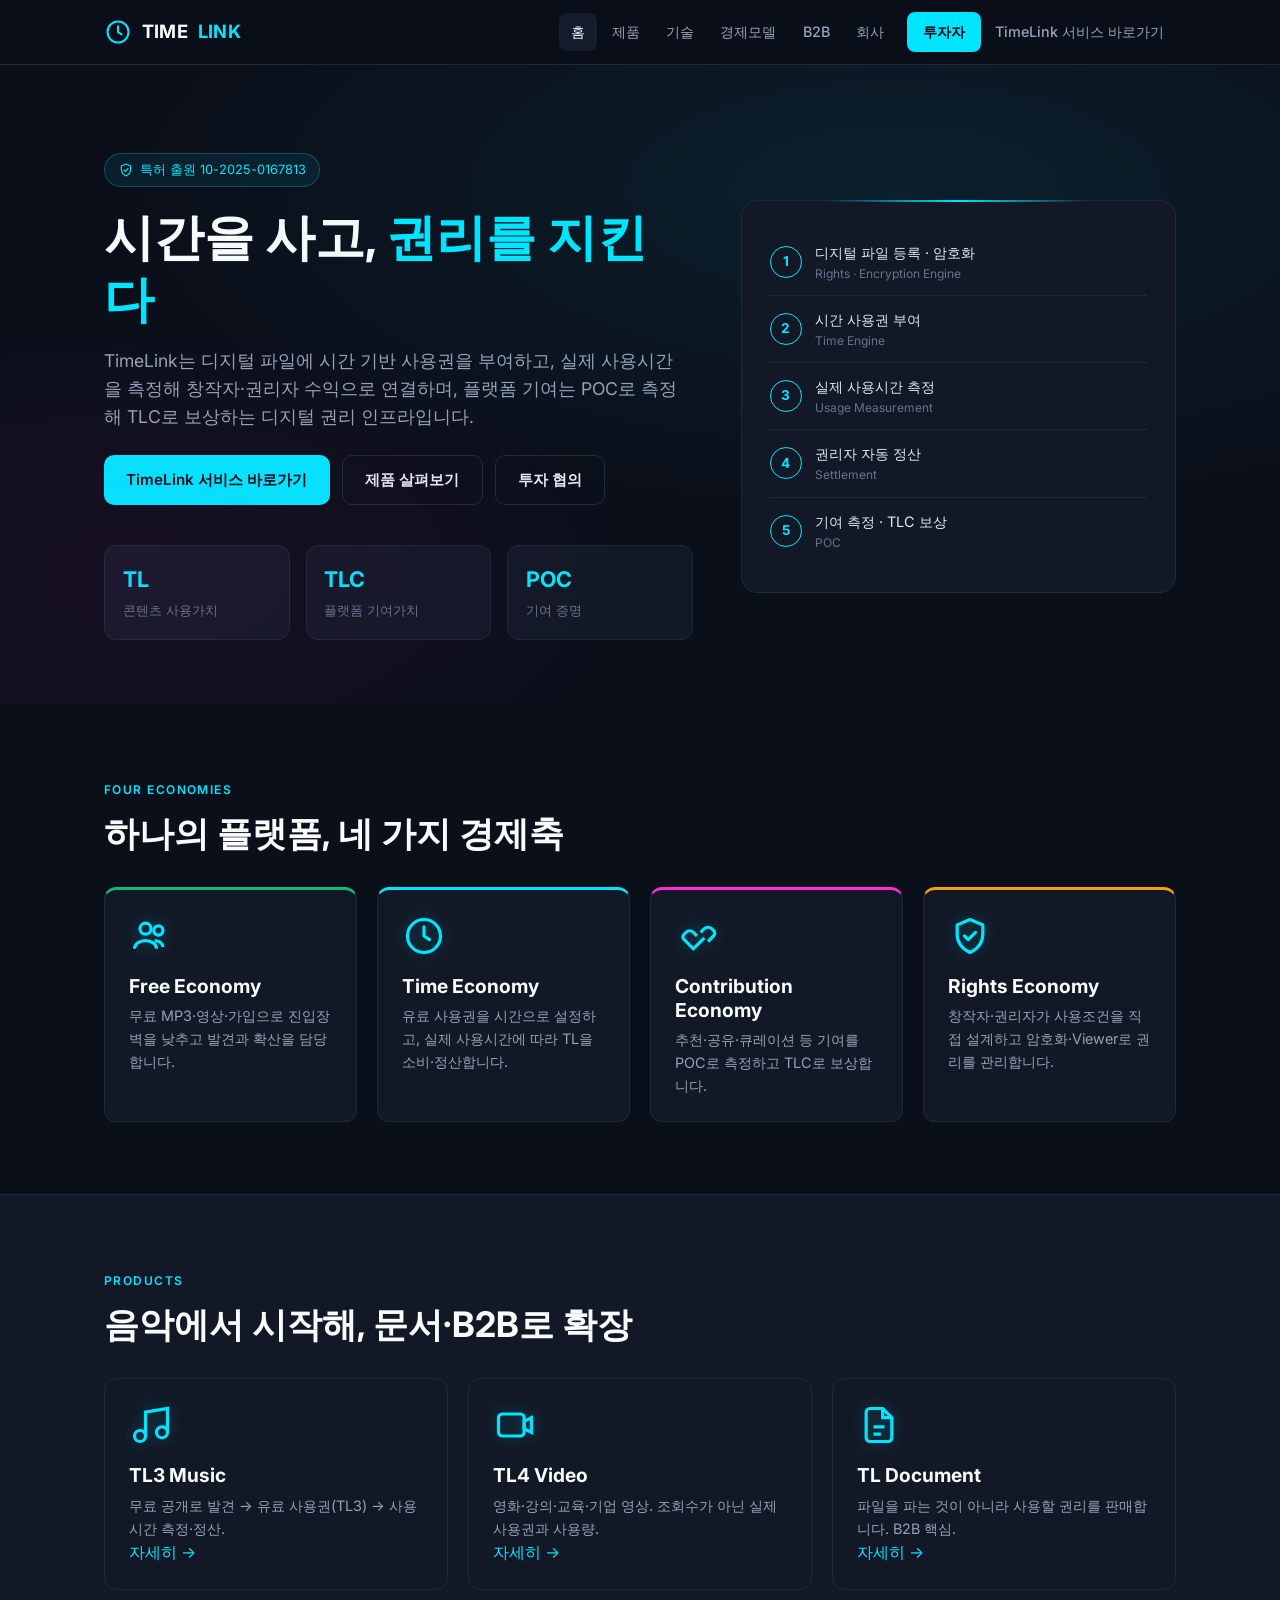
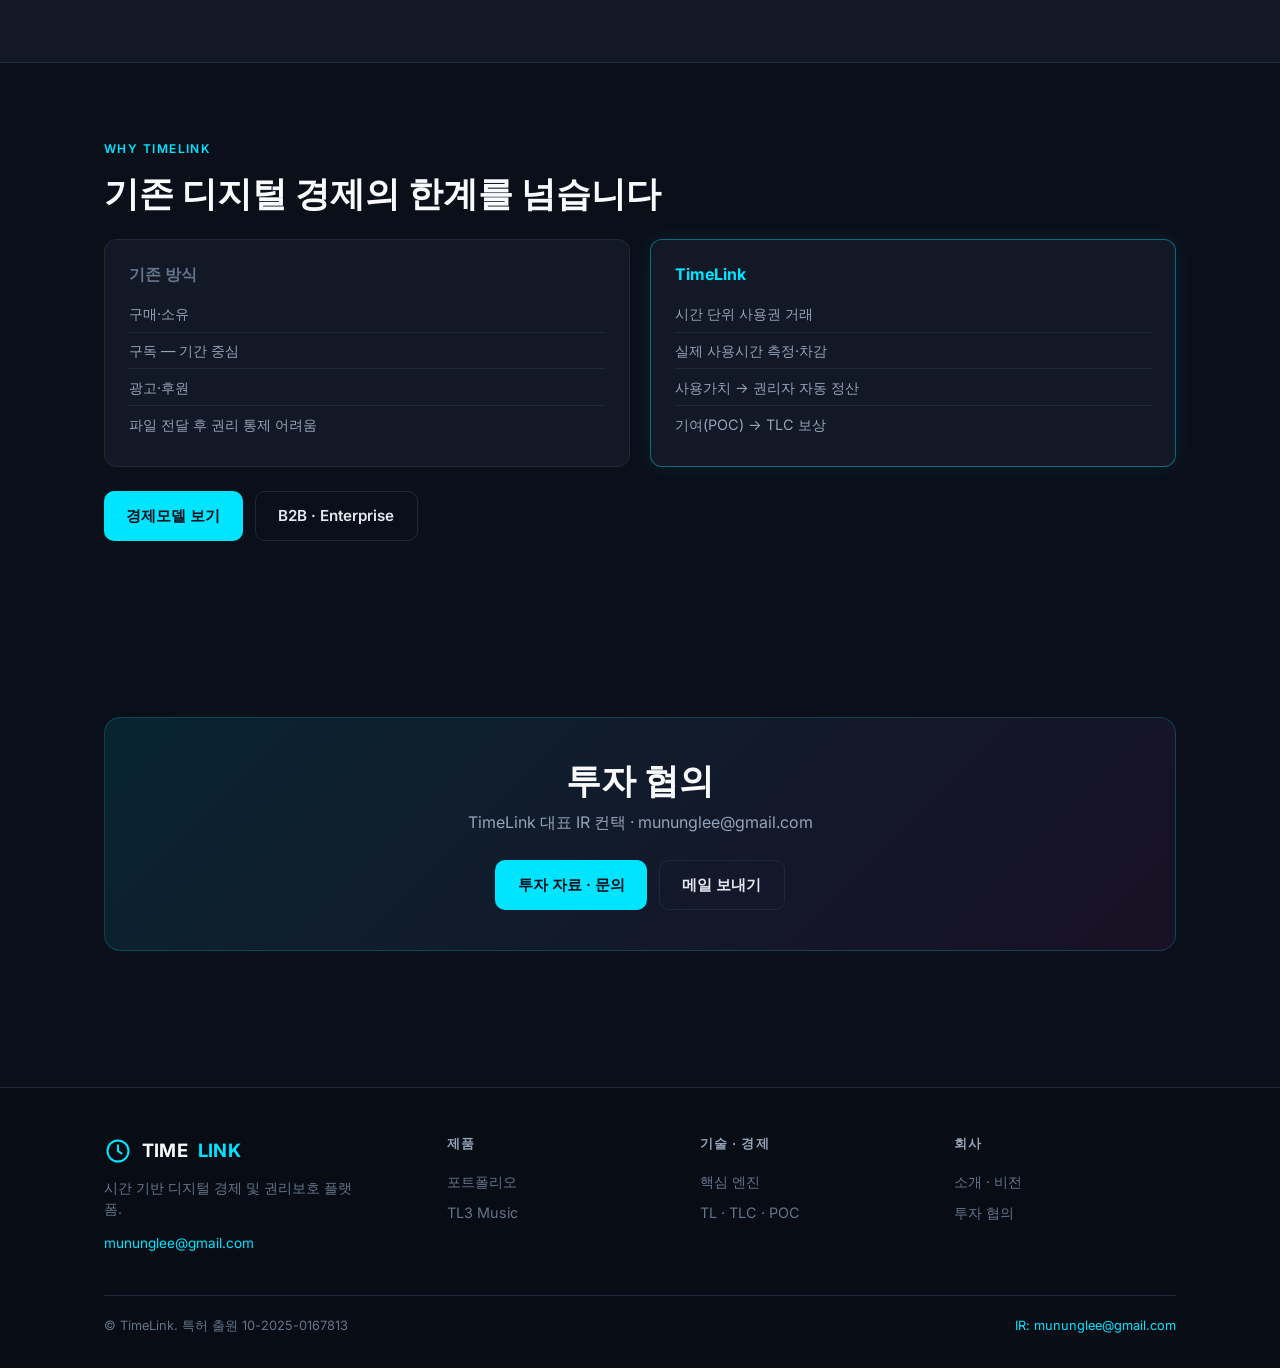
<file: index.html>
<!DOCTYPE html>
<html lang="ko">
<head>
  <meta charset="UTF-8" />
  <meta name="viewport" content="width=device-width, initial-scale=1" />
  <title>TimeLink — 시간 기반 디지털 경제 & 권리보호 플랫폼</title>
  <meta name="description" content="TimeLink는 디지털 파일에 시간 기반 사용권을 부여하고, 실제 사용시간을 측정하여 창작자 수익으로 연결하며, 플랫폼 기여를 TLC로 보상하는 디지털 권리 인프라입니다." />
  <link rel="preconnect" href="https://fonts.googleapis.com" />
  <link href="https://fonts.googleapis.com/css2?family=Inter:wght@400;500;600;700&display=swap" rel="stylesheet" />
  <link rel="stylesheet" href="css/style.css" />
  <link rel="icon" href="assets/icons/clock.svg" type="image/svg+xml" />
</head>
<body>
  <header class="site-header">
    <div class="header-inner">
      <a class="logo" href="index.html"><img src="assets/icons/clock.svg" alt="" /> TIME<span>LINK</span></a>
      <button class="menu-toggle" type="button" aria-label="메뉴">☰</button>
      <nav class="nav">
        <a href="index.html" class="active">홈</a>
        <a href="product.html">제품</a>
        <a href="technology.html">기술</a>
        <a href="economy.html">경제모델</a>
        <a href="b2b.html">B2B</a>
        <a href="about.html">회사</a>
        <a href="investors.html" class="nav-cta">투자자</a>
        <a href="https://www.timelink.digital/" target="_blank" rel="noopener" class="nav-live">TimeLink 서비스 바로가기</a>
      </nav>
    </div>
  </header>
  <main>
    <section class="hero">
      <div class="container hero-grid">
        <div>
          <div class="hero-badge"><img src="assets/icons/shield.svg" alt="" width="16" height="16" /> 특허 출원 10-2025-0167813</div>
          <h1>시간을 사고, <em>권리를 지킨다</em></h1>
          <p class="lead">TimeLink는 디지털 파일에 시간 기반 사용권을 부여하고, 실제 사용시간을 측정해 창작자·권리자 수익으로 연결하며, 플랫폼 기여는 POC로 측정해 TLC로 보상하는 디지털 권리 인프라입니다.</p>
          <div class="btn-row">
            <a class="btn btn-primary" href="https://www.timelink.digital/" target="_blank" rel="noopener">TimeLink 서비스 바로가기</a>
            <a class="btn btn-ghost" href="product.html">제품 살펴보기</a>
            <a class="btn btn-ghost" href="investors.html#contact">투자 협의</a>
          </div>
          <div class="hero-stats">
            <div class="stat-card"><strong>TL</strong><span>콘텐츠 사용가치</span></div>
            <div class="stat-card"><strong>TLC</strong><span>플랫폼 기여가치</span></div>
            <div class="stat-card"><strong>POC</strong><span>기여 증명</span></div>
          </div>
        </div>
        <div class="hero-visual">
          <div class="flow-step"><div class="flow-num">1</div><p>디지털 파일 등록 · 암호화<small>Rights · Encryption Engine</small></p></div>
          <div class="flow-step"><div class="flow-num">2</div><p>시간 사용권 부여<small>Time Engine</small></p></div>
          <div class="flow-step"><div class="flow-num">3</div><p>실제 사용시간 측정<small>Usage Measurement</small></p></div>
          <div class="flow-step"><div class="flow-num">4</div><p>권리자 자동 정산<small>Settlement</small></p></div>
          <div class="flow-step"><div class="flow-num">5</div><p>기여 측정 · TLC 보상<small>POC</small></p></div>
        </div>
      </div>
    </section>
    <section>
      <div class="container">
        <p class="section-label">Four Economies</p>
        <h2>하나의 플랫폼, 네 가지 경제축</h2>
        <div class="cards">
          <article class="card accent-green"><img class="card-icon" src="assets/icons/users.svg" alt="" /><h3>Free Economy</h3><p>무료 MP3·영상·가입으로 진입장벽을 낮추고 발견과 확산을 담당합니다.</p></article>
          <article class="card accent-cyan"><img class="card-icon" src="assets/icons/clock.svg" alt="" /><h3>Time Economy</h3><p>유료 사용권을 시간으로 설정하고, 실제 사용시간에 따라 TL을 소비·정산합니다.</p></article>
          <article class="card accent-magenta"><img class="card-icon" src="assets/icons/handshake.svg" alt="" /><h3>Contribution Economy</h3><p>추천·공유·큐레이션 등 기여를 POC로 측정하고 TLC로 보상합니다.</p></article>
          <article class="card accent-gold"><img class="card-icon" src="assets/icons/shield.svg" alt="" /><h3>Rights Economy</h3><p>창작자·권리자가 사용조건을 직접 설계하고 암호화·Viewer로 권리를 관리합니다.</p></article>
        </div>
      </div>
    </section>
    <section style="background: var(--bg-card); border-top: 1px solid var(--border); border-bottom: 1px solid var(--border);">
      <div class="container">
        <p class="section-label">Products</p>
        <h2>음악에서 시작해, 문서·B2B로 확장</h2>
        <div class="cards">
          <article class="card"><img class="card-icon" src="assets/icons/music.svg" alt="" /><h3>TL3 Music</h3><p>무료 공개로 발견 → 유료 사용권(TL3) → 사용시간 측정·정산.</p><a href="product.html#music">자세히 →</a></article>
          <article class="card"><img class="card-icon" src="assets/icons/video.svg" alt="" /><h3>TL4 Video</h3><p>영화·강의·교육·기업 영상. 조회수가 아닌 실제 사용권과 사용량.</p><a href="product.html#video">자세히 →</a></article>
          <article class="card"><img class="card-icon" src="assets/icons/document.svg" alt="" /><h3>TL Document</h3><p>파일을 파는 것이 아니라 사용할 권리를 판매합니다. B2B 핵심.</p><a href="product.html#document">자세히 →</a></article>
        </div>
      </div>
    </section>
    <section>
      <div class="container">
        <p class="section-label">Why TimeLink</p>
        <h2>기존 디지털 경제의 한계를 넘습니다</h2>
        <div class="compare">
          <div class="compare-box"><h3 class="faint">기존 방식</h3><ul><li>구매·소유</li><li>구독 — 기간 중심</li><li>광고·후원</li><li>파일 전달 후 권리 통제 어려움</li></ul></div>
          <div class="compare-box highlight"><h3 class="text-cyan">TimeLink</h3><ul><li>시간 단위 사용권 거래</li><li>실제 사용시간 측정·차감</li><li>사용가치 → 권리자 자동 정산</li><li>기여(POC) → TLC 보상</li></ul></div>
        </div>
        <div class="btn-row">
          <a class="btn btn-primary" href="economy.html">경제모델 보기</a>
          <a class="btn btn-ghost" href="b2b.html">B2B · Enterprise</a>
        </div>
      </div>
    </section>
    <section>
      <div class="container">
        <div class="cta-band">
          <h2>투자 협의</h2>
          <p>TimeLink 대표 IR 컨택 · mununglee@gmail.com</p>
          <div class="btn-row" style="justify-content:center;">
            <a class="btn btn-primary" href="investors.html#contact">투자 자료 · 문의</a>
            <a class="btn btn-ghost" href="mailto:mununglee@gmail.com?subject=%5BTimeLink%5D%20%ED%88%AC%EC%9E%90%20%ED%98%91%EC%9D%98%20%EB%AC%B8%EC%9D%98">메일 보내기</a>
          </div>
        </div>
      </div>
    </section>
  </main>
  <footer class="site-footer">
    <div class="container">
      <div class="footer-grid">
        <div class="footer-brand">
          <a class="logo" href="index.html"><img src="assets/icons/clock.svg" alt="" width="24" height="24" /> TIME<span>LINK</span></a>
          <p>시간 기반 디지털 경제 및 권리보호 플랫폼.</p>
          <p style="margin-top:0.75rem;"><a href="mailto:mununglee@gmail.com">mununglee@gmail.com</a></p>
        </div>
        <div class="footer-col"><h4>제품</h4><a href="product.html">포트폴리오</a><a href="product.html#music">TL3 Music</a></div>
        <div class="footer-col"><h4>기술 · 경제</h4><a href="technology.html">핵심 엔진</a><a href="economy.html">TL · TLC · POC</a></div>
        <div class="footer-col"><h4>회사</h4><a href="about.html">소개 · 비전</a><a href="investors.html#contact">투자 협의</a></div>
      </div>
      <div class="footer-bottom"><span>© TimeLink. 특허 출원 10-2025-0167813</span><a href="mailto:mununglee@gmail.com">IR: mununglee@gmail.com</a></div>
    </div>
  </footer>
  <script src="js/main.js"></script>
</body>
</html>
</file>
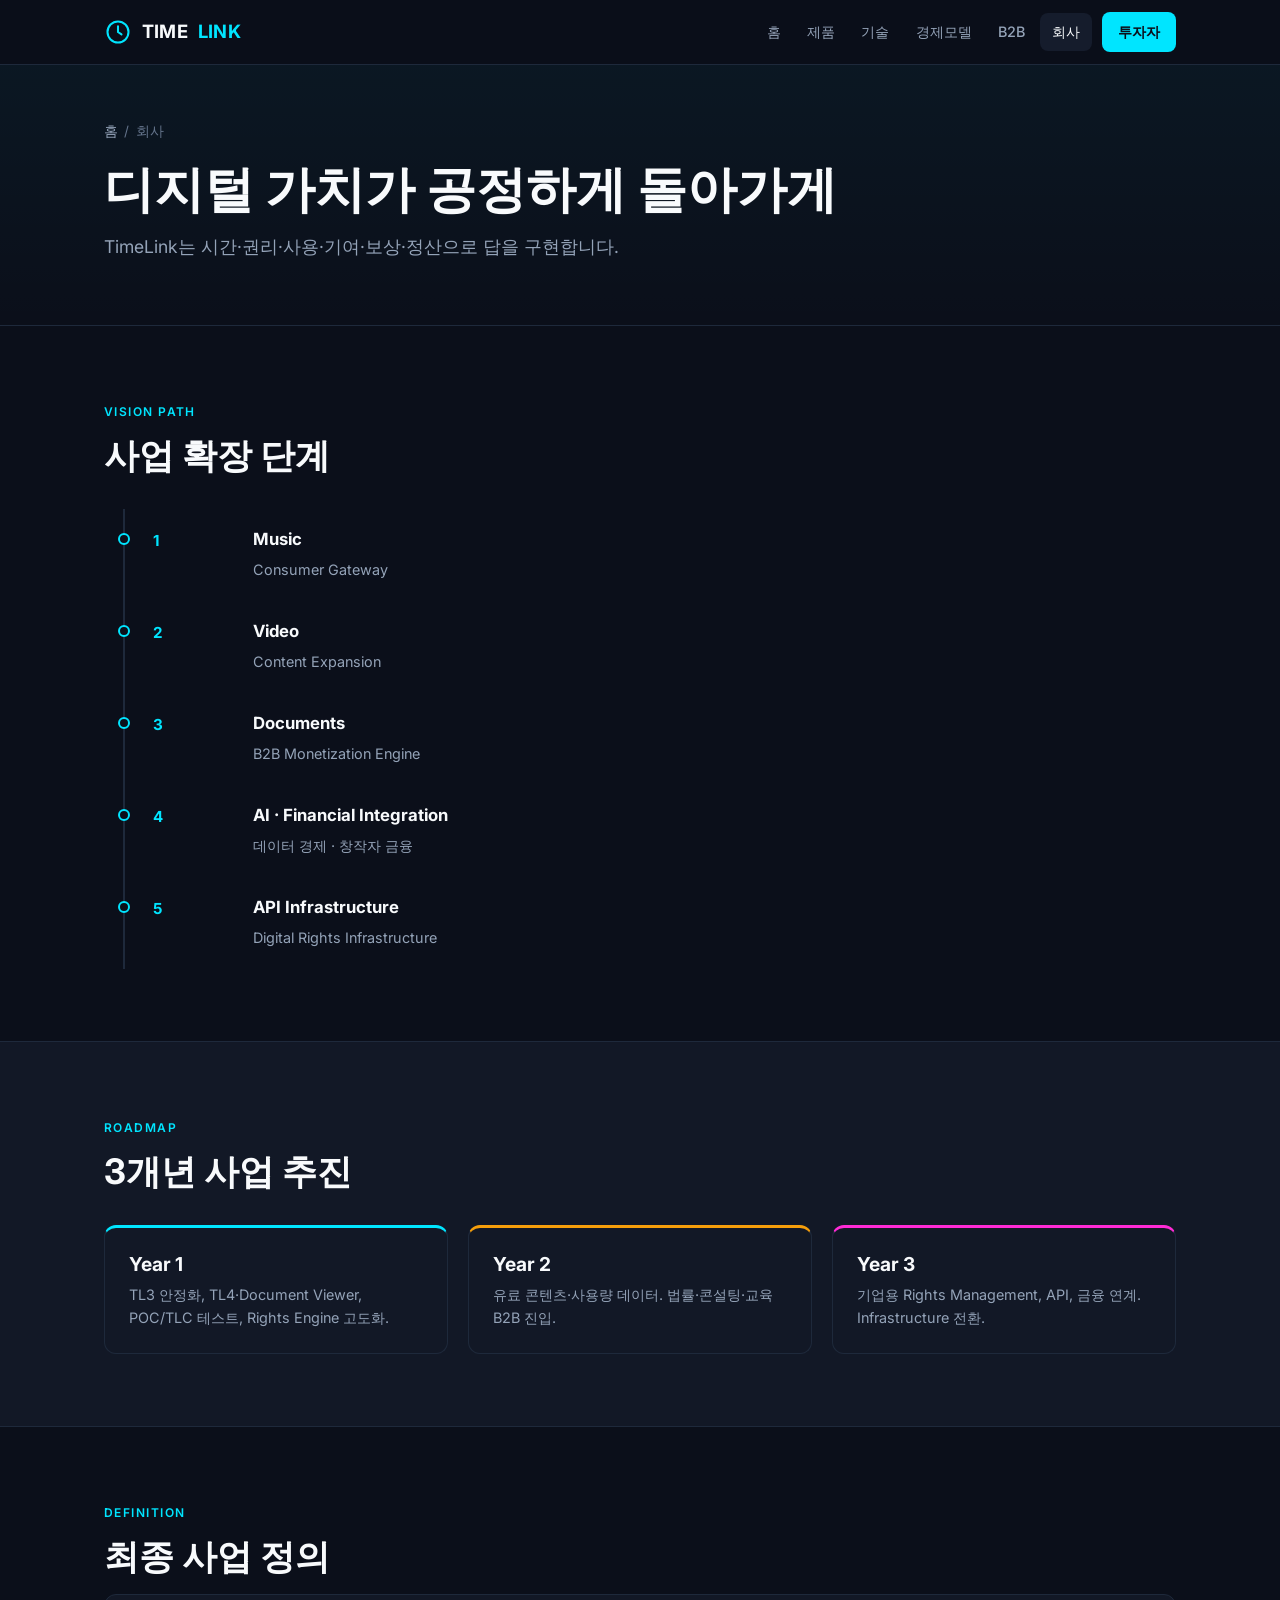
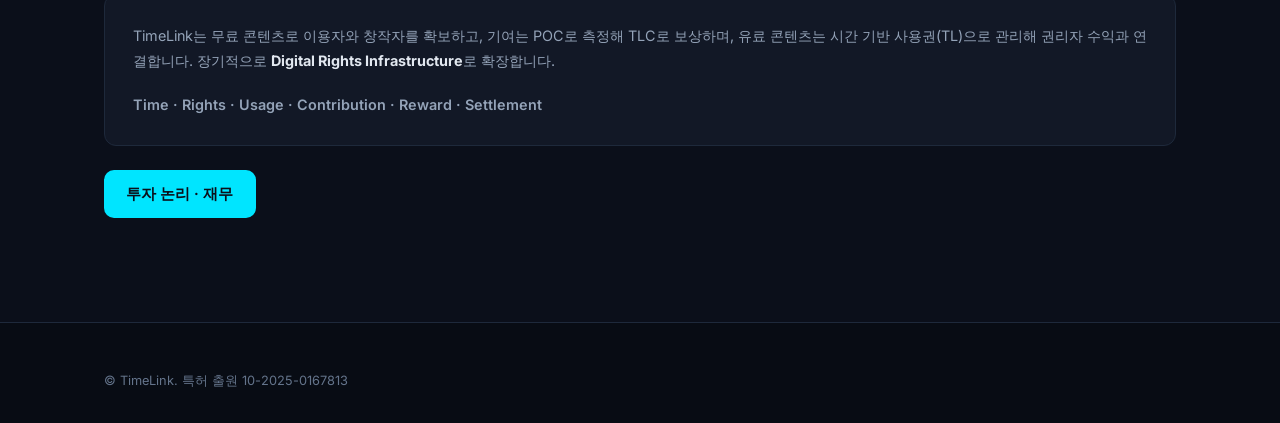
<file: about.html>
<!DOCTYPE html>
<html lang="ko">
<head>
  <meta charset="UTF-8" />
  <meta name="viewport" content="width=device-width, initial-scale=1" />
  <title>회사 · 비전 — TimeLink</title>
  <link href="https://fonts.googleapis.com/css2?family=Inter:wght@400;500;600;700&display=swap" rel="stylesheet" />
  <link rel="stylesheet" href="css/style.css" />
  <link rel="icon" href="assets/icons/clock.svg" type="image/svg+xml" />
</head>
<body>
  <header class="site-header">
    <div class="header-inner">
      <a class="logo" href="index.html"><img src="assets/icons/clock.svg" alt="" /> TIME<span>LINK</span></a>
      <button class="menu-toggle" type="button" aria-label="메뉴">☰</button>
      <nav class="nav">
        <a href="index.html">홈</a><a href="product.html">제품</a><a href="technology.html">기술</a>
        <a href="economy.html">경제모델</a><a href="b2b.html">B2B</a>
        <a href="about.html" class="active">회사</a><a href="investors.html" class="nav-cta">투자자</a>
      </nav>
    </div>
  </header>
  <main>
    <div class="page-hero"><div class="container">
      <p class="breadcrumb"><a href="index.html">홈</a><span>/</span>회사</p>
      <h1>디지털 가치가 공정하게 돌아가게</h1>
      <p class="lead">TimeLink는 시간·권리·사용·기여·보상·정산으로 답을 구현합니다.</p>
    </div></div>
    <section><div class="container">
      <p class="section-label">Vision Path</p>
      <h2>사업 확장 단계</h2>
      <div class="timeline">
        <div class="timeline-item"><div class="timeline-year">1</div><div><h3>Music</h3><p>Consumer Gateway</p></div></div>
        <div class="timeline-item"><div class="timeline-year">2</div><div><h3>Video</h3><p>Content Expansion</p></div></div>
        <div class="timeline-item"><div class="timeline-year">3</div><div><h3>Documents</h3><p>B2B Monetization Engine</p></div></div>
        <div class="timeline-item"><div class="timeline-year">4</div><div><h3>AI · Financial Integration</h3><p>데이터 경제 · 창작자 금융</p></div></div>
        <div class="timeline-item"><div class="timeline-year">5</div><div><h3>API Infrastructure</h3><p>Digital Rights Infrastructure</p></div></div>
      </div>
    </div></section>
    <section style="background:var(--bg-card); border-top:1px solid var(--border); border-bottom:1px solid var(--border);"><div class="container">
      <p class="section-label">Roadmap</p>
      <h2>3개년 사업 추진</h2>
      <div class="cards">
        <article class="card accent-cyan"><h3>Year 1</h3><p>TL3 안정화, TL4·Document Viewer, POC/TLC 테스트, Rights Engine 고도화.</p></article>
        <article class="card accent-gold"><h3>Year 2</h3><p>유료 콘텐츠·사용량 데이터. 법률·콘설팅·교육 B2B 진입.</p></article>
        <article class="card accent-magenta"><h3>Year 3</h3><p>기업용 Rights Management, API, 금융 연계. Infrastructure 전환.</p></article>
      </div>
    </div></section>
    <section><div class="container">
      <p class="section-label">Definition</p>
      <h2>최종 사업 정의</h2>
      <div class="card" style="padding:1.75rem;">
        <p class="muted" style="line-height:1.75;">TimeLink는 무료 콘텐츠로 이용자와 창작자를 확보하고, 기여는 POC로 측정해 TLC로 보상하며, 유료 콘텐츠는 시간 기반 사용권(TL)으로 관리해 권리자 수익과 연결합니다. 장기적으로 <strong style="color:var(--soft)">Digital Rights Infrastructure</strong>로 확장합니다.</p>
        <p class="text-cyan" style="margin-top:1.25rem; font-weight:600;">Time · Rights · Usage · Contribution · Reward · Settlement</p>
      </div>
      <div class="btn-row"><a class="btn btn-primary" href="investors.html">투자 논리 · 재무</a></div>
    </div></section>
  </main>
  <footer class="site-footer"><div class="container"><div class="footer-bottom" style="border:none;padding-top:0;"><span>© TimeLink. 특허 출원 10-2025-0167813</span></div></div></footer>
  <script src="js/main.js"></script>
</body>
</html>
</file>
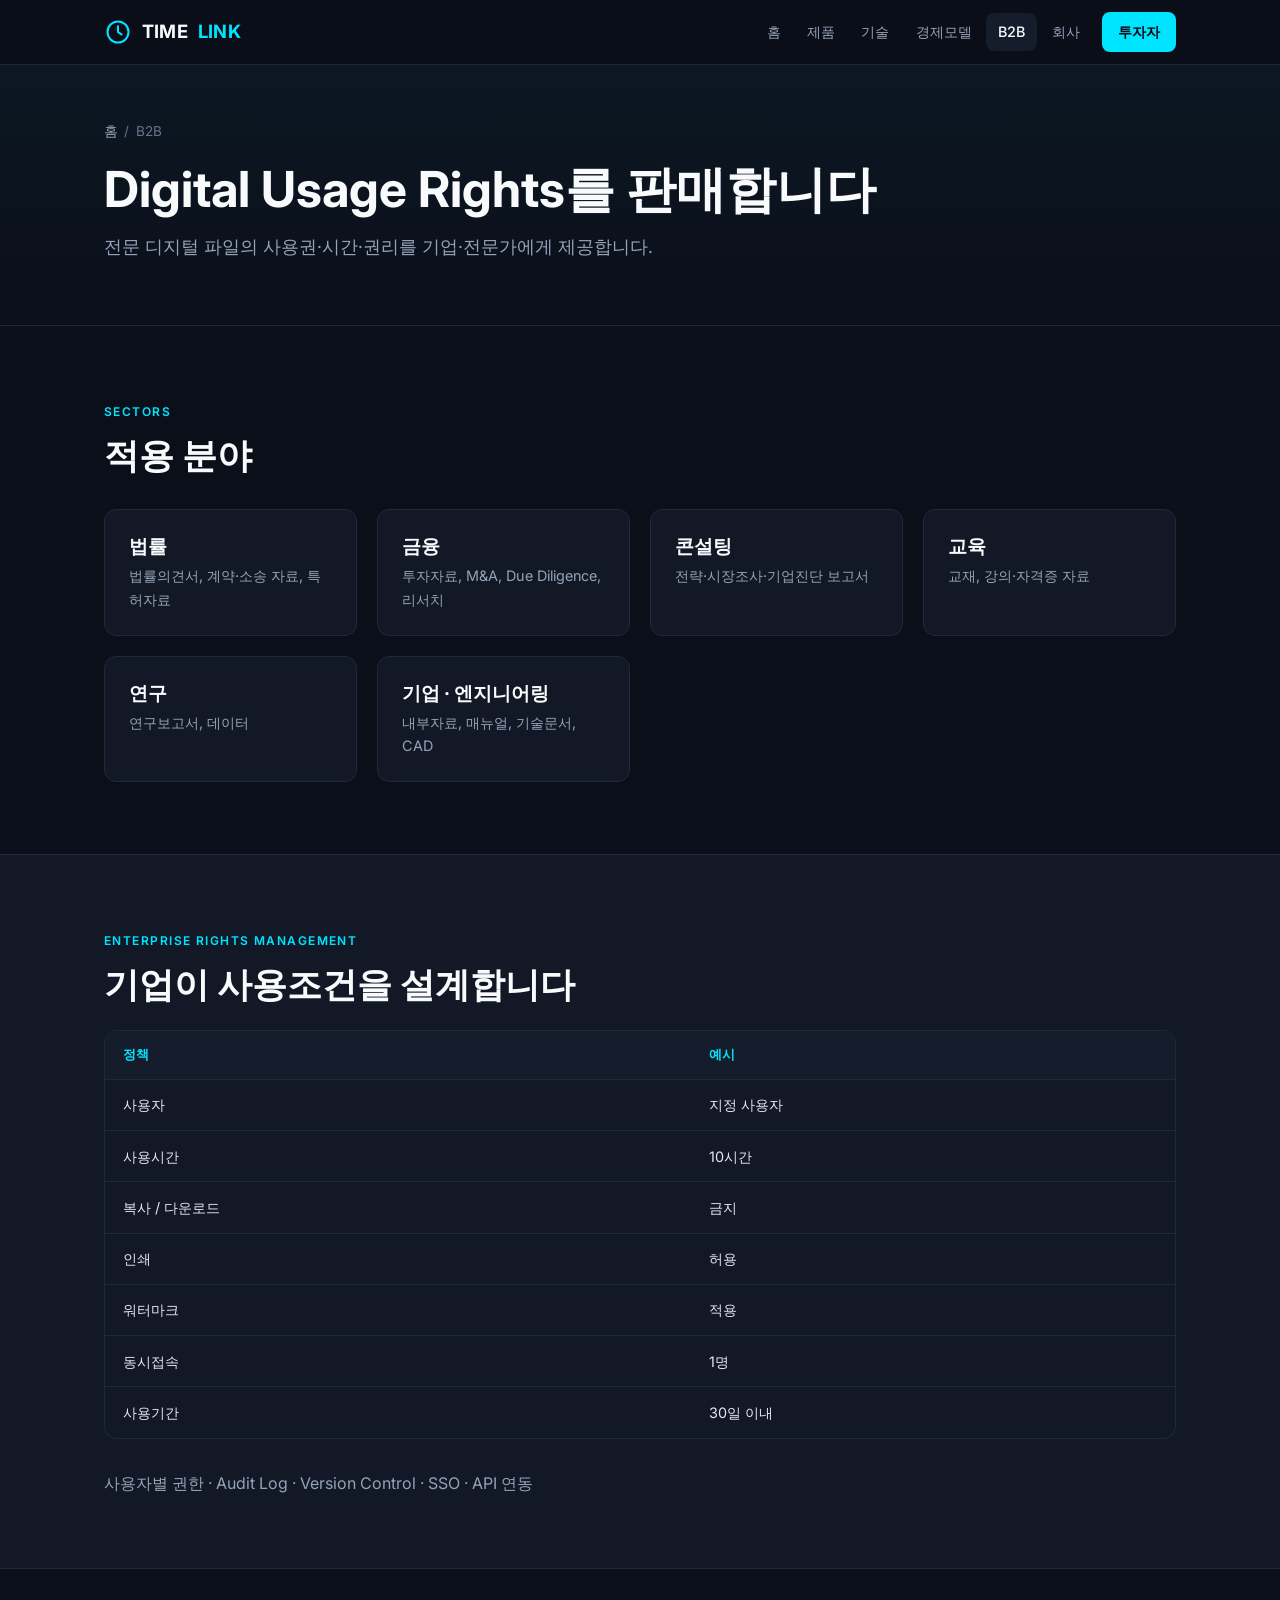
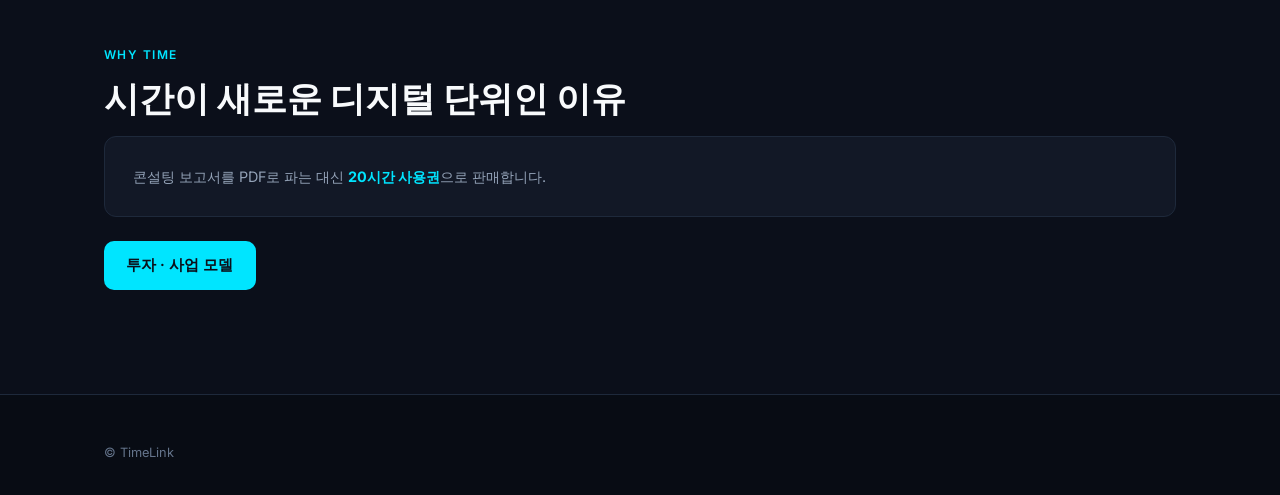
<file: b2b.html>
<!DOCTYPE html>
<html lang="ko">
<head>
  <meta charset="UTF-8" />
  <meta name="viewport" content="width=device-width, initial-scale=1" />
  <title>B2B · Enterprise — TimeLink</title>
  <link href="https://fonts.googleapis.com/css2?family=Inter:wght@400;500;600;700&display=swap" rel="stylesheet" />
  <link rel="stylesheet" href="css/style.css" />
  <link rel="icon" href="assets/icons/clock.svg" type="image/svg+xml" />
</head>
<body>
  <header class="site-header">
    <div class="header-inner">
      <a class="logo" href="index.html"><img src="assets/icons/clock.svg" alt="" /> TIME<span>LINK</span></a>
      <button class="menu-toggle" type="button" aria-label="메뉴">☰</button>
      <nav class="nav">
        <a href="index.html">홈</a><a href="product.html">제품</a><a href="technology.html">기술</a>
        <a href="economy.html">경제모델</a><a href="b2b.html" class="active">B2B</a>
        <a href="about.html">회사</a><a href="investors.html" class="nav-cta">투자자</a>
      </nav>
    </div>
  </header>
  <main>
    <div class="page-hero"><div class="container">
      <p class="breadcrumb"><a href="index.html">홈</a><span>/</span>B2B</p>
      <h1>Digital Usage Rights를 판매합니다</h1>
      <p class="lead">전문 디지털 파일의 사용권·시간·권리를 기업·전문가에게 제공합니다.</p>
    </div></div>
    <section><div class="container">
      <p class="section-label">Sectors</p>
      <h2>적용 분야</h2>
      <div class="cards">
        <article class="card"><h3>법률</h3><p>법률의견서, 계약·소송 자료, 특허자료</p></article>
        <article class="card"><h3>금융</h3><p>투자자료, M&amp;A, Due Diligence, 리서치</p></article>
        <article class="card"><h3>콘설팅</h3><p>전략·시장조사·기업진단 보고서</p></article>
        <article class="card"><h3>교육</h3><p>교재, 강의·자격증 자료</p></article>
        <article class="card"><h3>연구</h3><p>연구보고서, 데이터</p></article>
        <article class="card"><h3>기업 · 엔지니어링</h3><p>내부자료, 매뉴얼, 기술문서, CAD</p></article>
      </div>
    </div></section>
    <section style="background:var(--bg-card); border-top:1px solid var(--border); border-bottom:1px solid var(--border);"><div class="container">
      <p class="section-label">Enterprise Rights Management</p>
      <h2>기업이 사용조건을 설계합니다</h2>
      <div class="table-wrap"><table>
        <thead><tr><th>정책</th><th>예시</th></tr></thead>
        <tbody>
          <tr><td>사용자</td><td>지정 사용자</td></tr>
          <tr><td>사용시간</td><td>10시간</td></tr>
          <tr><td>복사 / 다운로드</td><td>금지</td></tr>
          <tr><td>인쇄</td><td>허용</td></tr>
          <tr><td>워터마크</td><td>적용</td></tr>
          <tr><td>동시접속</td><td>1명</td></tr>
          <tr><td>사용기간</td><td>30일 이내</td></tr>
        </tbody>
      </table></div>
      <p class="muted mt-2">사용자별 권한 · Audit Log · Version Control · SSO · API 연동</p>
    </div></section>
    <section><div class="container">
      <p class="section-label">Why Time</p>
      <h2>시간이 새로운 디지털 단위인 이유</h2>
      <div class="card" style="padding:1.75rem;">
        <p class="muted">콘설팅 보고서를 PDF로 파는 대신 <strong class="text-cyan">20시간 사용권</strong>으로 판매합니다.</p>
      </div>
      <div class="btn-row"><a class="btn btn-primary" href="investors.html">투자 · 사업 모델</a></div>
    </div></section>
  </main>
  <footer class="site-footer"><div class="container"><div class="footer-bottom" style="border:none;padding-top:0;"><span>© TimeLink</span></div></div></footer>
  <script src="js/main.js"></script>
</body>
</html>
</file>
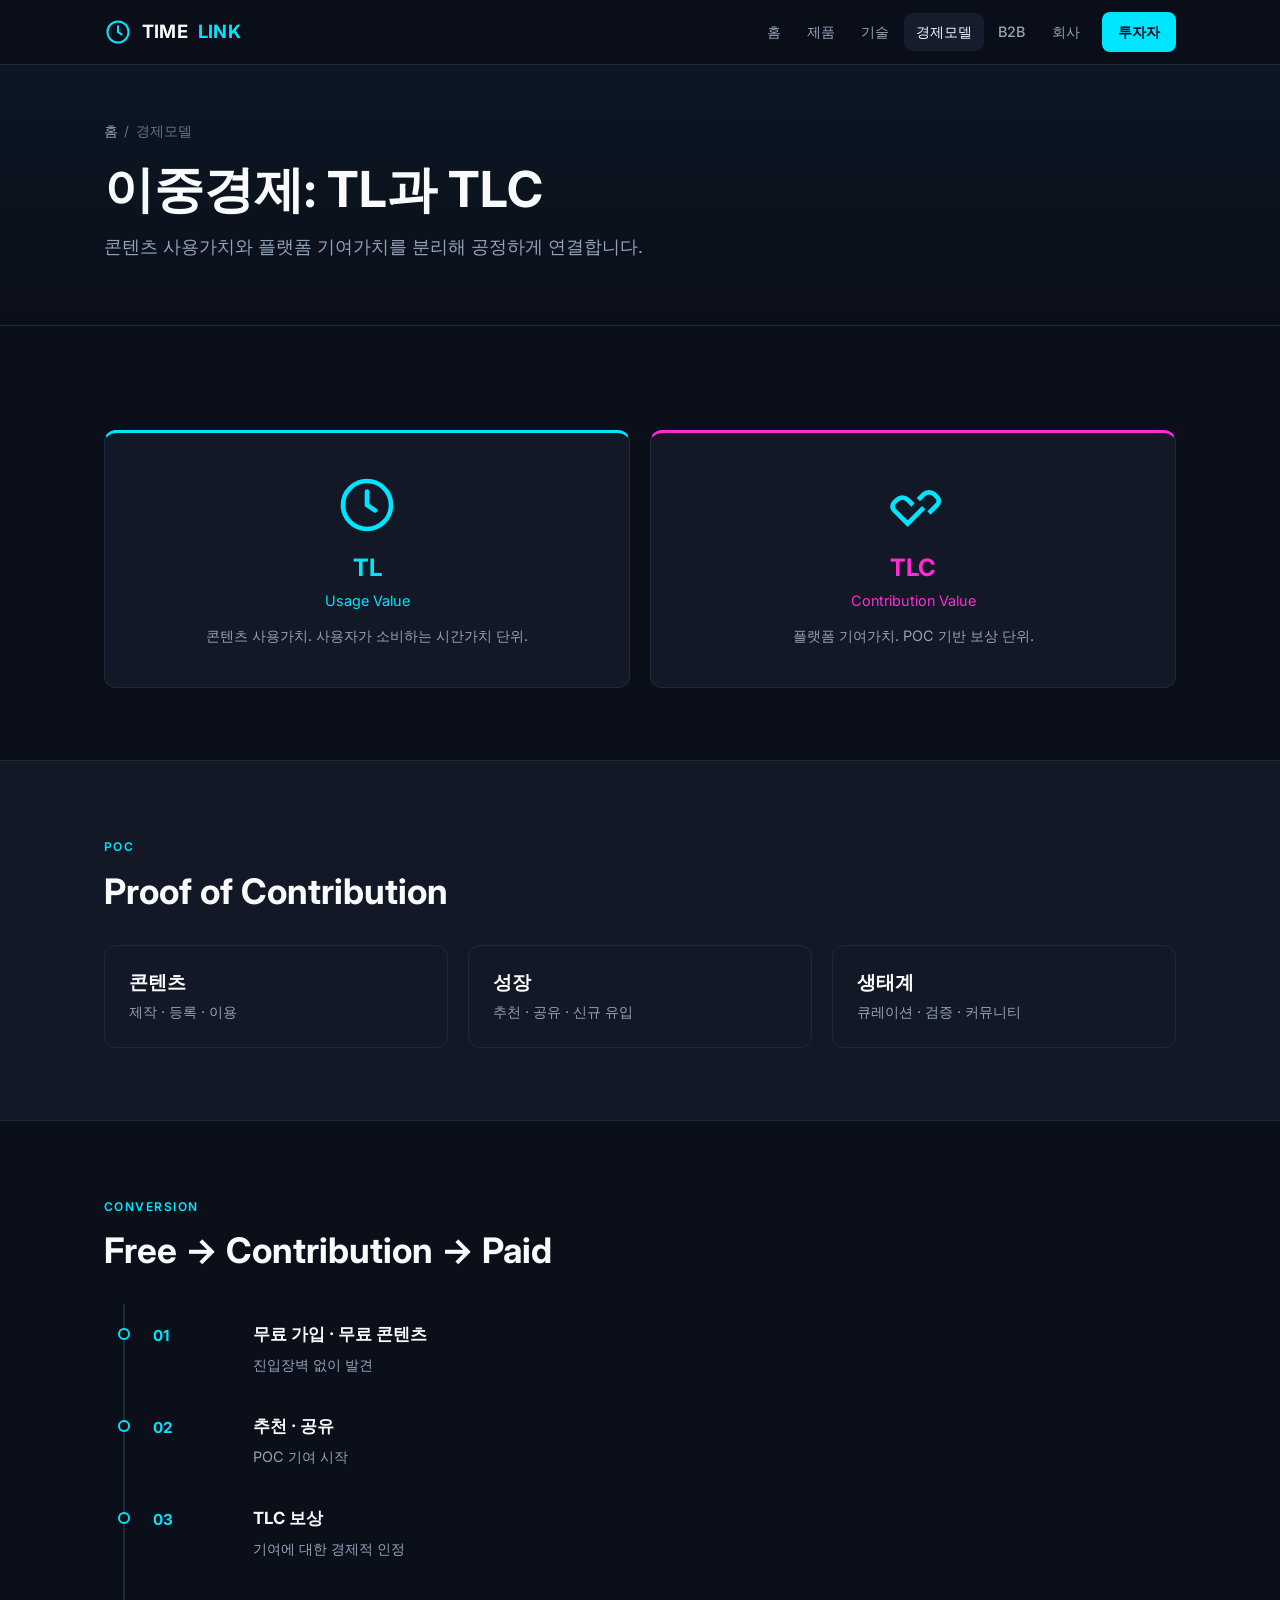
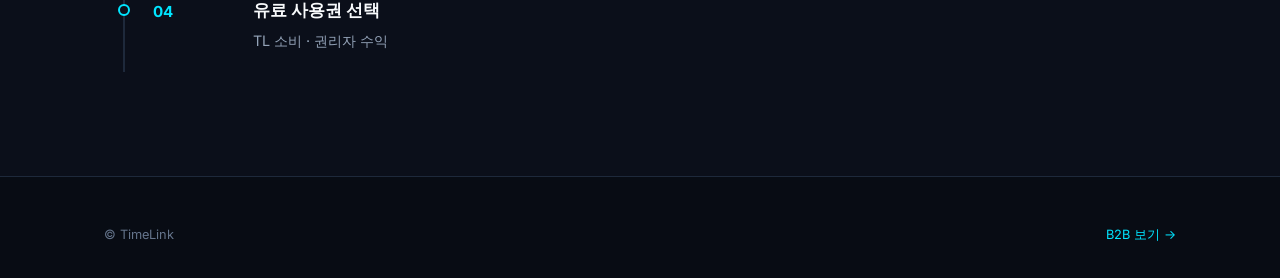
<file: economy.html>
<!DOCTYPE html>
<html lang="ko">
<head>
  <meta charset="UTF-8" />
  <meta name="viewport" content="width=device-width, initial-scale=1" />
  <title>경제모델 — TL · TLC · POC | TimeLink</title>
  <link href="https://fonts.googleapis.com/css2?family=Inter:wght@400;500;600;700&display=swap" rel="stylesheet" />
  <link rel="stylesheet" href="css/style.css" />
  <link rel="icon" href="assets/icons/clock.svg" type="image/svg+xml" />
</head>
<body>
  <header class="site-header">
    <div class="header-inner">
      <a class="logo" href="index.html"><img src="assets/icons/clock.svg" alt="" /> TIME<span>LINK</span></a>
      <button class="menu-toggle" type="button" aria-label="메뉴">☰</button>
      <nav class="nav">
        <a href="index.html">홈</a><a href="product.html">제품</a><a href="technology.html">기술</a>
        <a href="economy.html" class="active">경제모델</a>
        <a href="b2b.html">B2B</a><a href="about.html">회사</a><a href="investors.html" class="nav-cta">투자자</a>
      </nav>
    </div>
  </header>
  <main>
    <div class="page-hero"><div class="container">
      <p class="breadcrumb"><a href="index.html">홈</a><span>/</span>경제모델</p>
      <h1>이중경제: TL과 TLC</h1>
      <p class="lead">콘텐츠 사용가치와 플랫폼 기여가치를 분리해 공정하게 연결합니다.</p>
    </div></div>
    <section><div class="container">
      <div class="cards" style="grid-template-columns:1fr 1fr;">
        <article class="card accent-cyan" style="text-align:center; padding:2.5rem 1.5rem;">
          <img src="assets/icons/clock.svg" alt="" width="64" height="64" style="margin:0 auto 1rem;" />
          <h3 style="color:var(--cyan); font-size:1.5rem;">TL</h3>
          <p style="color:var(--cyan); font-size:0.9rem; margin-bottom:0.75rem;">Usage Value</p>
          <p class="muted">콘텐츠 사용가치. 사용자가 소비하는 시간가치 단위.</p>
        </article>
        <article class="card accent-magenta" style="text-align:center; padding:2.5rem 1.5rem;">
          <img src="assets/icons/handshake.svg" alt="" width="64" height="64" style="margin:0 auto 1rem;" />
          <h3 style="color:var(--magenta); font-size:1.5rem;">TLC</h3>
          <p style="color:var(--magenta); font-size:0.9rem; margin-bottom:0.75rem;">Contribution Value</p>
          <p class="muted">플랫폼 기여가치. POC 기반 보상 단위.</p>
        </article>
      </div>
    </div></section>
    <section style="background:var(--bg-card); border-top:1px solid var(--border); border-bottom:1px solid var(--border);"><div class="container">
      <p class="section-label">POC</p>
      <h2>Proof of Contribution</h2>
      <div class="cards">
        <article class="card"><h3>콘텐츠</h3><p>제작 · 등록 · 이용</p></article>
        <article class="card"><h3>성장</h3><p>추천 · 공유 · 신규 유입</p></article>
        <article class="card"><h3>생태계</h3><p>큐레이션 · 검증 · 커뮤니티</p></article>
      </div>
    </div></section>
    <section><div class="container">
      <p class="section-label">Conversion</p>
      <h2>Free → Contribution → Paid</h2>
      <div class="timeline">
        <div class="timeline-item"><div class="timeline-year">01</div><div><h3>무료 가입 · 무료 콘텐츠</h3><p>진입장벽 없이 발견</p></div></div>
        <div class="timeline-item"><div class="timeline-year">02</div><div><h3>추천 · 공유</h3><p>POC 기여 시작</p></div></div>
        <div class="timeline-item"><div class="timeline-year">03</div><div><h3>TLC 보상</h3><p>기여에 대한 경제적 인정</p></div></div>
        <div class="timeline-item"><div class="timeline-year">04</div><div><h3>유료 사용권 선택</h3><p>TL 소비 · 권리자 수익</p></div></div>
      </div>
    </div></section>
  </main>
  <footer class="site-footer"><div class="container"><div class="footer-bottom" style="border:none;padding-top:0;"><span>© TimeLink</span><a href="b2b.html">B2B 보기 →</a></div></div></footer>
  <script src="js/main.js"></script>
</body>
</html>
</file>
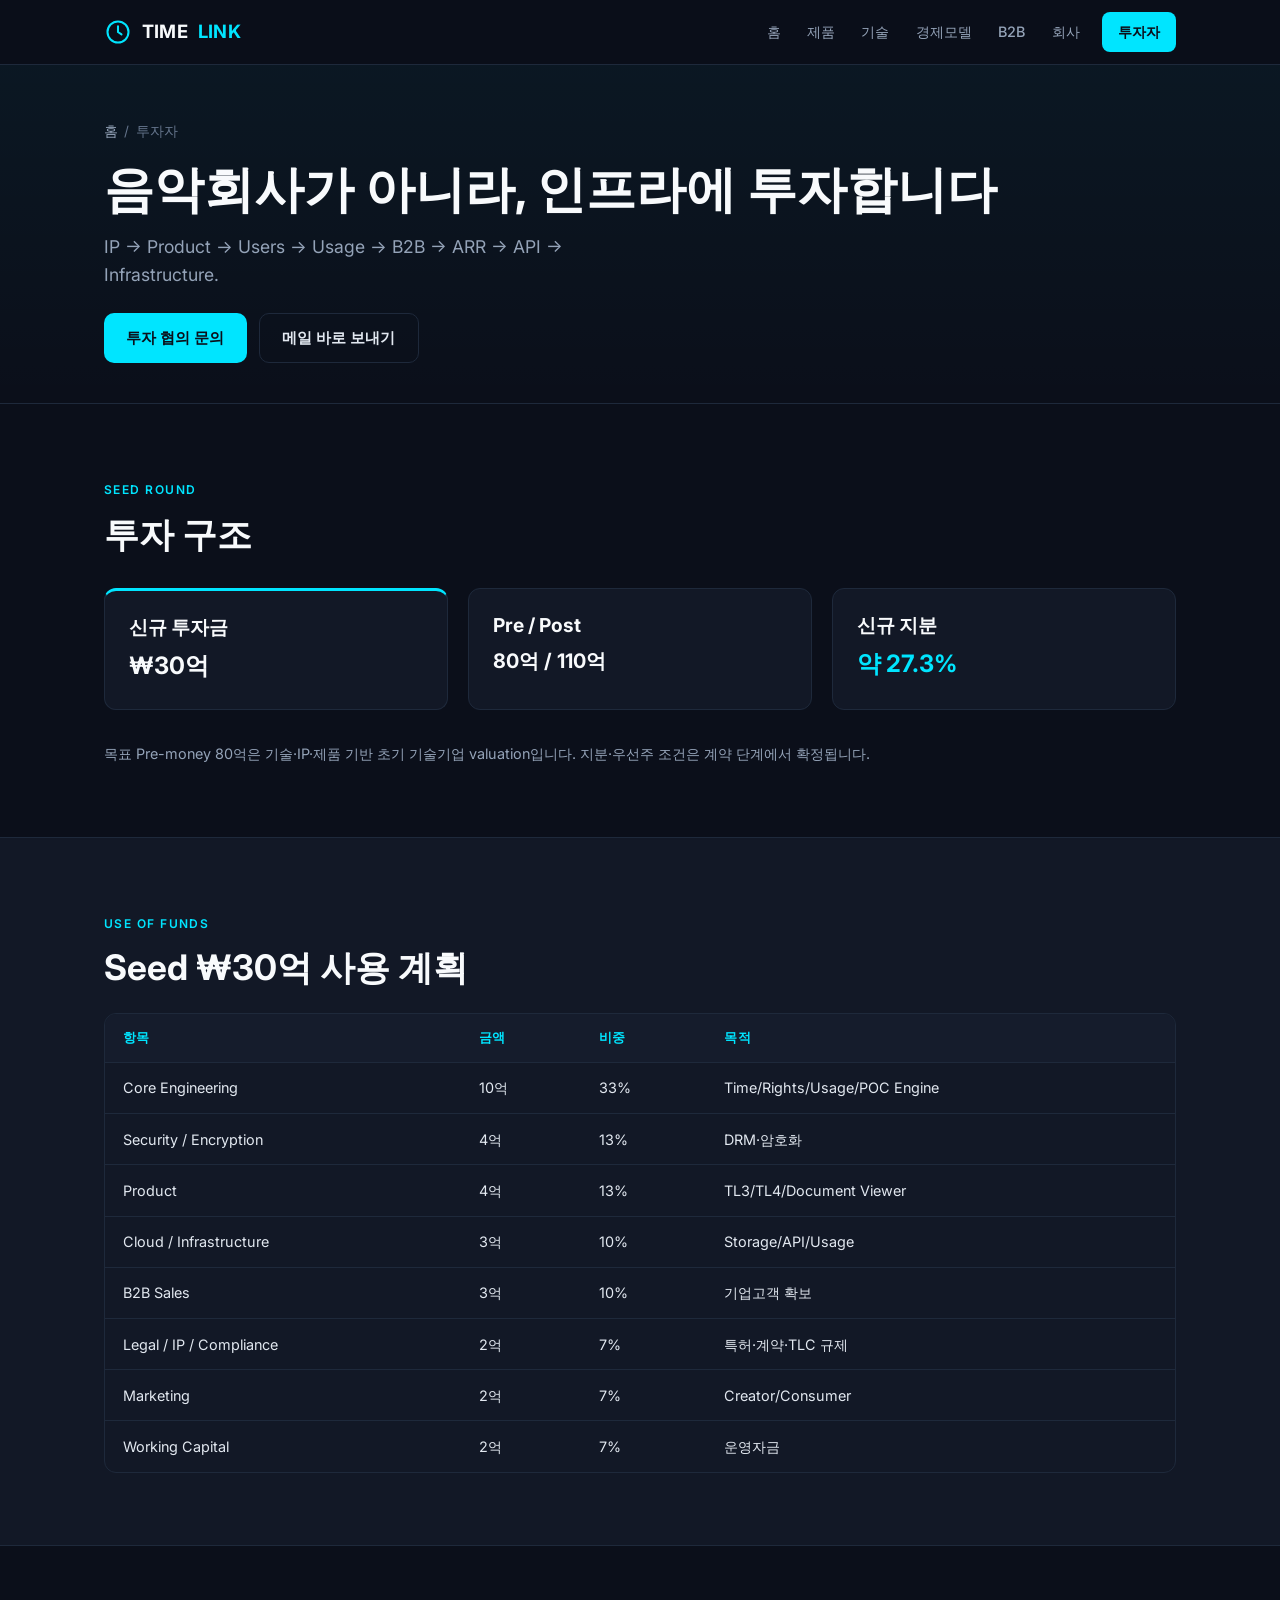
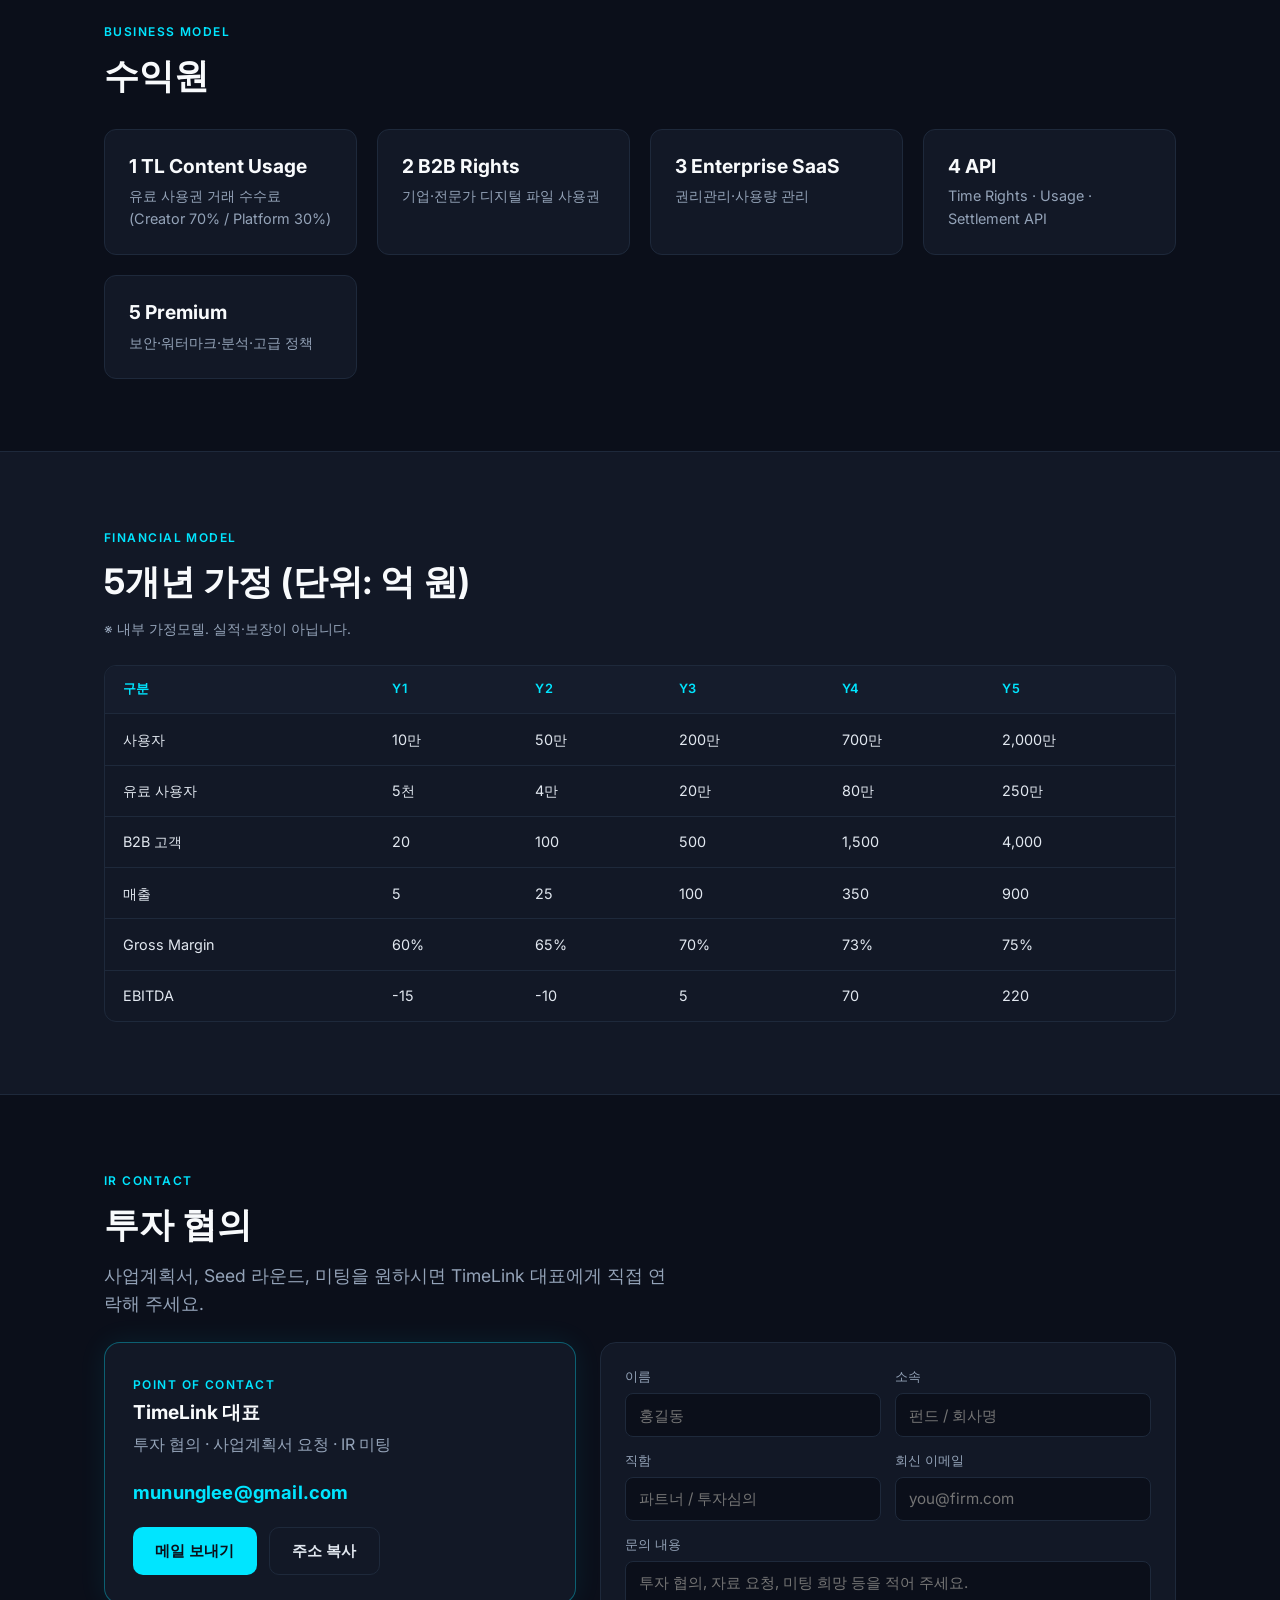
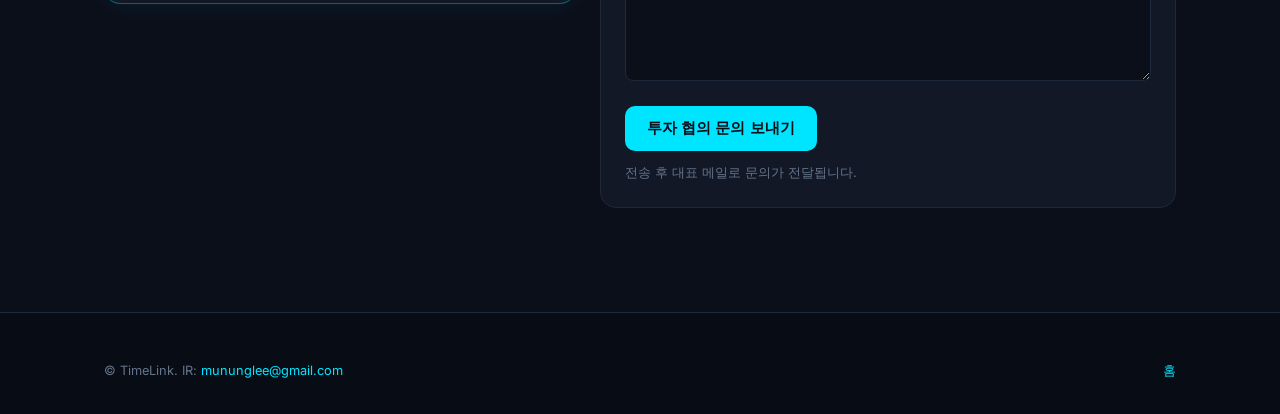
<file: investors.html>
<!DOCTYPE html>
<html lang="ko">
<head>
  <meta charset="UTF-8" />
  <meta name="viewport" content="width=device-width, initial-scale=1" />
  <title>투자자 — TimeLink Seed · IR</title>
  <meta name="description" content="TimeLink Seed 투자 자료 및 투자 협의 문의. 대표 IR 컨택." />
  <link href="https://fonts.googleapis.com/css2?family=Inter:wght@400;500;600;700&display=swap" rel="stylesheet" />
  <link rel="stylesheet" href="css/style.css" />
  <link rel="icon" href="assets/icons/clock.svg" type="image/svg+xml" />
</head>
<body>
  <header class="site-header">
    <div class="header-inner">
      <a class="logo" href="index.html"><img src="assets/icons/clock.svg" alt="" /> TIME<span>LINK</span></a>
      <button class="menu-toggle" type="button" aria-label="메뉴">☰</button>
      <nav class="nav">
        <a href="index.html">홈</a><a href="product.html">제품</a><a href="technology.html">기술</a>
        <a href="economy.html">경제모델</a><a href="b2b.html">B2B</a>
        <a href="about.html">회사</a><a href="investors.html" class="nav-cta">투자자</a>
      </nav>
    </div>
  </header>
  <main>
    <div class="page-hero"><div class="container">
      <p class="breadcrumb"><a href="index.html">홈</a><span>/</span>투자자</p>
      <h1>음악회사가 아니라, 인프라에 투자합니다</h1>
      <p class="lead">IP → Product → Users → Usage → B2B → ARR → API → Infrastructure.</p>
      <div class="btn-row">
        <a class="btn btn-primary" href="#contact">투자 협의 문의</a>
        <a class="btn btn-ghost" href="mailto:mununglee@gmail.com?subject=%5BTimeLink%5D%20%ED%88%AC%EC%9E%90%20%ED%98%91%EC%9D%98%20%EB%AC%B8%EC%9D%98">메일 바로 보내기</a>
      </div>
    </div></div>

    <section><div class="container">
      <p class="section-label">Seed Round</p>
      <h2>투자 구조</h2>
      <div class="cards">
        <article class="card accent-cyan"><h3>신규 투자금</h3><p style="font-size:1.5rem;font-weight:700;color:var(--white);margin-top:0.5rem;">₩30억</p></article>
        <article class="card"><h3>Pre / Post</h3><p style="font-size:1.25rem;font-weight:700;color:var(--white);margin-top:0.5rem;">80억 / 110억</p></article>
        <article class="card"><h3>신규 지분</h3><p style="font-size:1.5rem;font-weight:700;color:var(--cyan);margin-top:0.5rem;">약 27.3%</p></article>
      </div>
      <p class="muted mt-2" style="font-size:0.9rem;">목표 Pre-money 80억은 기술·IP·제품 기반 초기 기술기업 valuation입니다. 지분·우선주 조건은 계약 단계에서 확정됩니다.</p>
    </div></section>

    <section style="background:var(--bg-card); border-top:1px solid var(--border); border-bottom:1px solid var(--border);"><div class="container">
      <p class="section-label">Use of Funds</p>
      <h2>Seed ₩30억 사용 계획</h2>
      <div class="table-wrap"><table>
        <thead><tr><th>항목</th><th>금액</th><th>비중</th><th>목적</th></tr></thead>
        <tbody>
          <tr><td>Core Engineering</td><td>10억</td><td>33%</td><td>Time/Rights/Usage/POC Engine</td></tr>
          <tr><td>Security / Encryption</td><td>4억</td><td>13%</td><td>DRM·암호화</td></tr>
          <tr><td>Product</td><td>4억</td><td>13%</td><td>TL3/TL4/Document Viewer</td></tr>
          <tr><td>Cloud / Infrastructure</td><td>3억</td><td>10%</td><td>Storage/API/Usage</td></tr>
          <tr><td>B2B Sales</td><td>3억</td><td>10%</td><td>기업고객 확보</td></tr>
          <tr><td>Legal / IP / Compliance</td><td>2억</td><td>7%</td><td>특허·계약·TLC 규제</td></tr>
          <tr><td>Marketing</td><td>2억</td><td>7%</td><td>Creator/Consumer</td></tr>
          <tr><td>Working Capital</td><td>2억</td><td>7%</td><td>운영자금</td></tr>
        </tbody>
      </table></div>
    </div></section>

    <section><div class="container">
      <p class="section-label">Business Model</p>
      <h2>수익원</h2>
      <div class="cards">
        <article class="card"><h3>1 TL Content Usage</h3><p>유료 사용권 거래 수수료 (Creator 70% / Platform 30%)</p></article>
        <article class="card"><h3>2 B2B Rights</h3><p>기업·전문가 디지털 파일 사용권</p></article>
        <article class="card"><h3>3 Enterprise SaaS</h3><p>권리관리·사용량 관리</p></article>
        <article class="card"><h3>4 API</h3><p>Time Rights · Usage · Settlement API</p></article>
        <article class="card"><h3>5 Premium</h3><p>보안·워터마크·분석·고급 정책</p></article>
      </div>
    </div></section>

    <section style="background:var(--bg-card); border-top:1px solid var(--border); border-bottom:1px solid var(--border);"><div class="container">
      <p class="section-label">Financial Model</p>
      <h2>5개년 가정 (단위: 억 원)</h2>
      <p class="muted mb-1" style="font-size:0.85rem;">※ 내부 가정모델. 실적·보장이 아닙니다.</p>
      <div class="table-wrap"><table>
        <thead><tr><th>구분</th><th>Y1</th><th>Y2</th><th>Y3</th><th>Y4</th><th>Y5</th></tr></thead>
        <tbody>
          <tr><td>사용자</td><td>10만</td><td>50만</td><td>200만</td><td>700만</td><td>2,000만</td></tr>
          <tr><td>유료 사용자</td><td>5천</td><td>4만</td><td>20만</td><td>80만</td><td>250만</td></tr>
          <tr><td>B2B 고객</td><td>20</td><td>100</td><td>500</td><td>1,500</td><td>4,000</td></tr>
          <tr><td>매출</td><td>5</td><td>25</td><td>100</td><td>350</td><td>900</td></tr>
          <tr><td>Gross Margin</td><td>60%</td><td>65%</td><td>70%</td><td>73%</td><td>75%</td></tr>
          <tr><td>EBITDA</td><td>-15</td><td>-10</td><td>5</td><td>70</td><td>220</td></tr>
        </tbody>
      </table></div>
    </div></section>

    <section id="contact">
      <div class="container">
        <p class="section-label">IR Contact</p>
        <h2>투자 협의</h2>
        <p class="lead">사업계획서, Seed 라운드, 미팅을 원하시면 TimeLink 대표에게 직접 연락해 주세요.</p>
        <div class="contact-grid">
          <div class="contact-card">
            <p class="section-label" style="margin-bottom:0.35rem;">Point of Contact</p>
            <h3>TimeLink 대표</h3>
            <p class="muted" style="margin:0.5rem 0 1.25rem;">투자 협의 · 사업계획서 요청 · IR 미팅</p>
            <a class="email-link" href="mailto:mununglee@gmail.com">mununglee@gmail.com</a>
            <div class="btn-row" style="margin-top:1.25rem;">
              <a class="btn btn-primary" href="mailto:mununglee@gmail.com?subject=%5BTimeLink%5D%20%ED%88%AC%EC%9E%90%20%ED%98%91%EC%9D%98%20%EB%AC%B8%EC%9D%98">메일 보내기</a>
              <button class="btn btn-ghost" type="button" data-copy-email="mununglee@gmail.com">주소 복사</button>
            </div>
          </div>
          <form id="ir-form" class="ir-form" action="https://formsubmit.co/8b9bfef4c89aea4f21b0bdabdf0c3753" method="POST">
            <input type="hidden" name="_subject" value="[TimeLink] 투자 협의 문의" />
            <input type="hidden" name="_template" value="table" />
            <input type="hidden" name="_captcha" value="false" />
            <input type="hidden" name="_next" value="https://homepage.timelink.digital/investors.html#contact" />
            <div class="form-row">
              <label>이름<input name="name" required placeholder="홍길동" /></label>
              <label>소속<input name="org" required placeholder="펀드 / 회사명" /></label>
            </div>
            <div class="form-row">
              <label>직함<input name="title" placeholder="파트너 / 투자심의" /></label>
              <label>회신 이메일<input name="email" type="email" required placeholder="you@firm.com" /></label>
            </div>
            <label>문의 내용<textarea name="message" required rows="5" placeholder="투자 협의, 자료 요청, 미팅 희망 등을 적어 주세요."></textarea></label>
            <button class="btn btn-primary" type="submit">투자 협의 문의 보내기</button>
            <p class="faint" style="font-size:0.8rem;margin-top:0.75rem;">전송 후 대표 메일로 문의가 전달됩니다.</p>
          </form>
        </div>
      </div>
    </section>
  </main>
  <footer class="site-footer"><div class="container">
    <div class="footer-bottom" style="border:none;padding-top:0;">
      <span>© TimeLink. IR: <a href="mailto:mununglee@gmail.com">mununglee@gmail.com</a></span>
      <a href="index.html">홈</a>
    </div>
  </div></footer>
  <script src="js/main.js"></script>
</body>
</html>
</file>
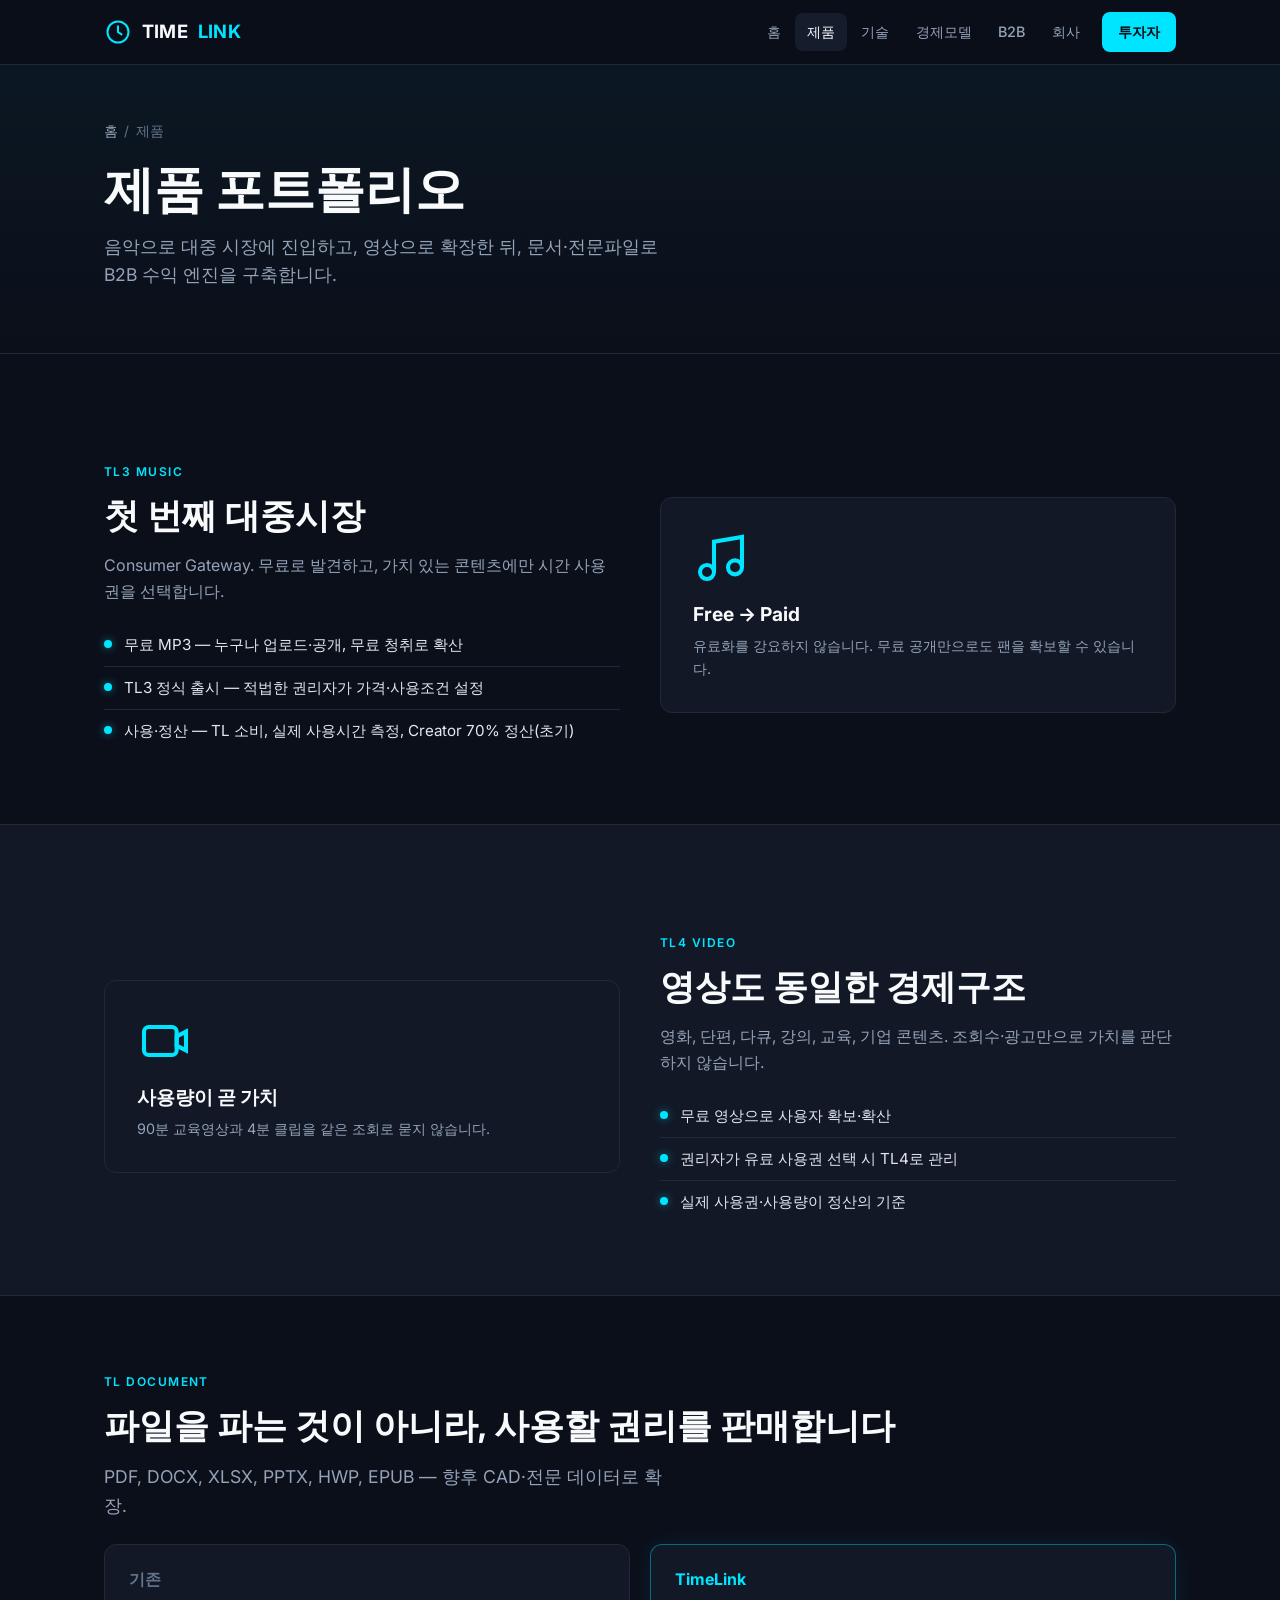
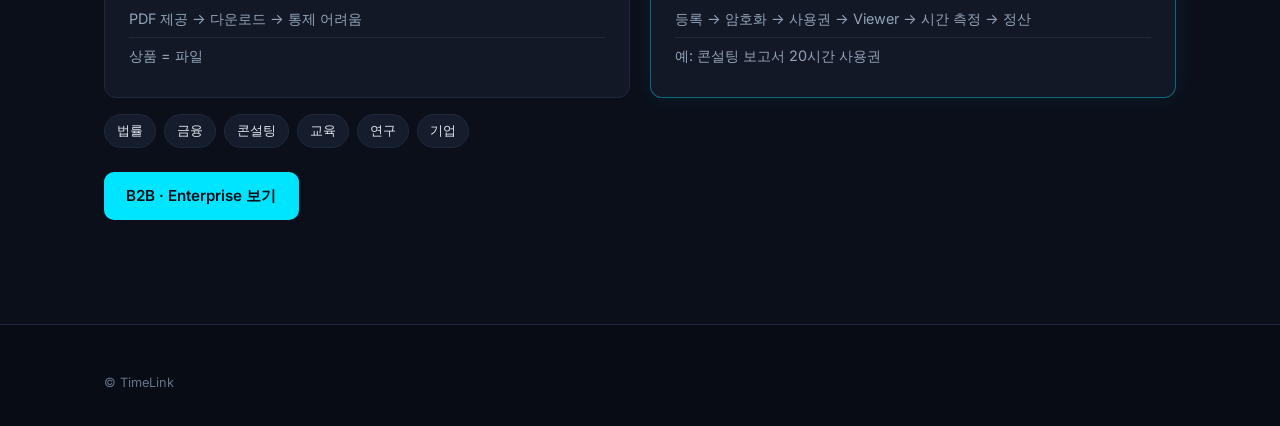
<file: product.html>
<!DOCTYPE html>
<html lang="ko">
<head>
  <meta charset="UTF-8" />
  <meta name="viewport" content="width=device-width, initial-scale=1" />
  <title>제품 — TimeLink TL3 · TL4 · TL Document</title>
  <link href="https://fonts.googleapis.com/css2?family=Inter:wght@400;500;600;700&display=swap" rel="stylesheet" />
  <link rel="stylesheet" href="css/style.css" />
  <link rel="icon" href="assets/icons/clock.svg" type="image/svg+xml" />
</head>
<body>
  <header class="site-header">
    <div class="header-inner">
      <a class="logo" href="index.html"><img src="assets/icons/clock.svg" alt="" /> TIME<span>LINK</span></a>
      <button class="menu-toggle" type="button" aria-label="메뉴">☰</button>
      <nav class="nav">
        <a href="index.html">홈</a>
        <a href="product.html" class="active">제품</a>
        <a href="technology.html">기술</a>
        <a href="economy.html">경제모델</a>
        <a href="b2b.html">B2B</a>
        <a href="about.html">회사</a>
        <a href="investors.html" class="nav-cta">투자자</a>
      </nav>
    </div>
  </header>
  <main>
    <div class="page-hero"><div class="container">
      <p class="breadcrumb"><a href="index.html">홈</a><span>/</span>제품</p>
      <h1>제품 포트폴리오</h1>
      <p class="lead">음악으로 대중 시장에 진입하고, 영상으로 확장한 뒤, 문서·전문파일로 B2B 수익 엔진을 구축합니다.</p>
    </div></div>
    <section id="music">
      <div class="container split">
        <div>
          <p class="section-label">TL3 Music</p>
          <h2>첫 번째 대중시장</h2>
          <p class="muted">Consumer Gateway. 무료로 발견하고, 가치 있는 콘텐츠에만 시간 사용권을 선택합니다.</p>
          <ul class="feature-list">
            <li>무료 MP3 — 누구나 업로드·공개, 무료 청취로 확산</li>
            <li>TL3 정식 출시 — 적법한 권리자가 가격·사용조건 설정</li>
            <li>사용·정산 — TL 소비, 실제 사용시간 측정, Creator 70% 정산(초기)</li>
          </ul>
        </div>
        <div class="card" style="padding:2rem;">
          <img src="assets/icons/music.svg" alt="" width="56" height="56" style="margin-bottom:1rem;" />
          <h3>Free → Paid</h3>
          <p class="muted" style="margin-top:0.5rem;">유료화를 강요하지 않습니다. 무료 공개만으로도 팬을 확보할 수 있습니다.</p>
        </div>
      </div>
    </section>
    <section id="video" style="background:var(--bg-card); border-top:1px solid var(--border); border-bottom:1px solid var(--border);">
      <div class="container split split-reverse">
        <div>
          <p class="section-label">TL4 Video</p>
          <h2>영상도 동일한 경제구조</h2>
          <p class="muted">영화, 단편, 다큐, 강의, 교육, 기업 콘텐츠. 조회수·광고만으로 가치를 판단하지 않습니다.</p>
          <ul class="feature-list">
            <li>무료 영상으로 사용자 확보·확산</li>
            <li>권리자가 유료 사용권 선택 시 TL4로 관리</li>
            <li>실제 사용권·사용량이 정산의 기준</li>
          </ul>
        </div>
        <div class="card" style="padding:2rem;">
          <img src="assets/icons/video.svg" alt="" width="56" height="56" style="margin-bottom:1rem;" />
          <h3>사용량이 곧 가치</h3>
          <p class="muted" style="margin-top:0.5rem;">90분 교육영상과 4분 클립을 같은 조회로 묻지 않습니다.</p>
        </div>
      </div>
    </section>
    <section id="document">
      <div class="container">
        <p class="section-label">TL Document</p>
        <h2>파일을 파는 것이 아니라, 사용할 권리를 판매합니다</h2>
        <p class="lead">PDF, DOCX, XLSX, PPTX, HWP, EPUB — 향후 CAD·전문 데이터로 확장.</p>
        <div class="compare">
          <div class="compare-box"><h3 class="faint">기존</h3><ul><li>PDF 제공 → 다운로드 → 통제 어려움</li><li>상품 = 파일</li></ul></div>
          <div class="compare-box highlight"><h3 class="text-cyan">TimeLink</h3><ul><li>등록 → 암호화 → 사용권 → Viewer → 시간 측정 → 정산</li><li>예: 콘설팅 보고서 20시간 사용권</li></ul></div>
        </div>
        <div class="pill-row">
          <span class="pill">법률</span><span class="pill">금융</span><span class="pill">콘설팅</span><span class="pill">교육</span><span class="pill">연구</span><span class="pill">기업</span>
        </div>
        <div class="btn-row"><a class="btn btn-primary" href="b2b.html">B2B · Enterprise 보기</a></div>
      </div>
    </section>
  </main>
  <footer class="site-footer"><div class="container"><div class="footer-bottom" style="border:none;padding-top:0;"><span>© TimeLink</span></div></div></footer>
  <script src="js/main.js"></script>
</body>
</html>
</file>
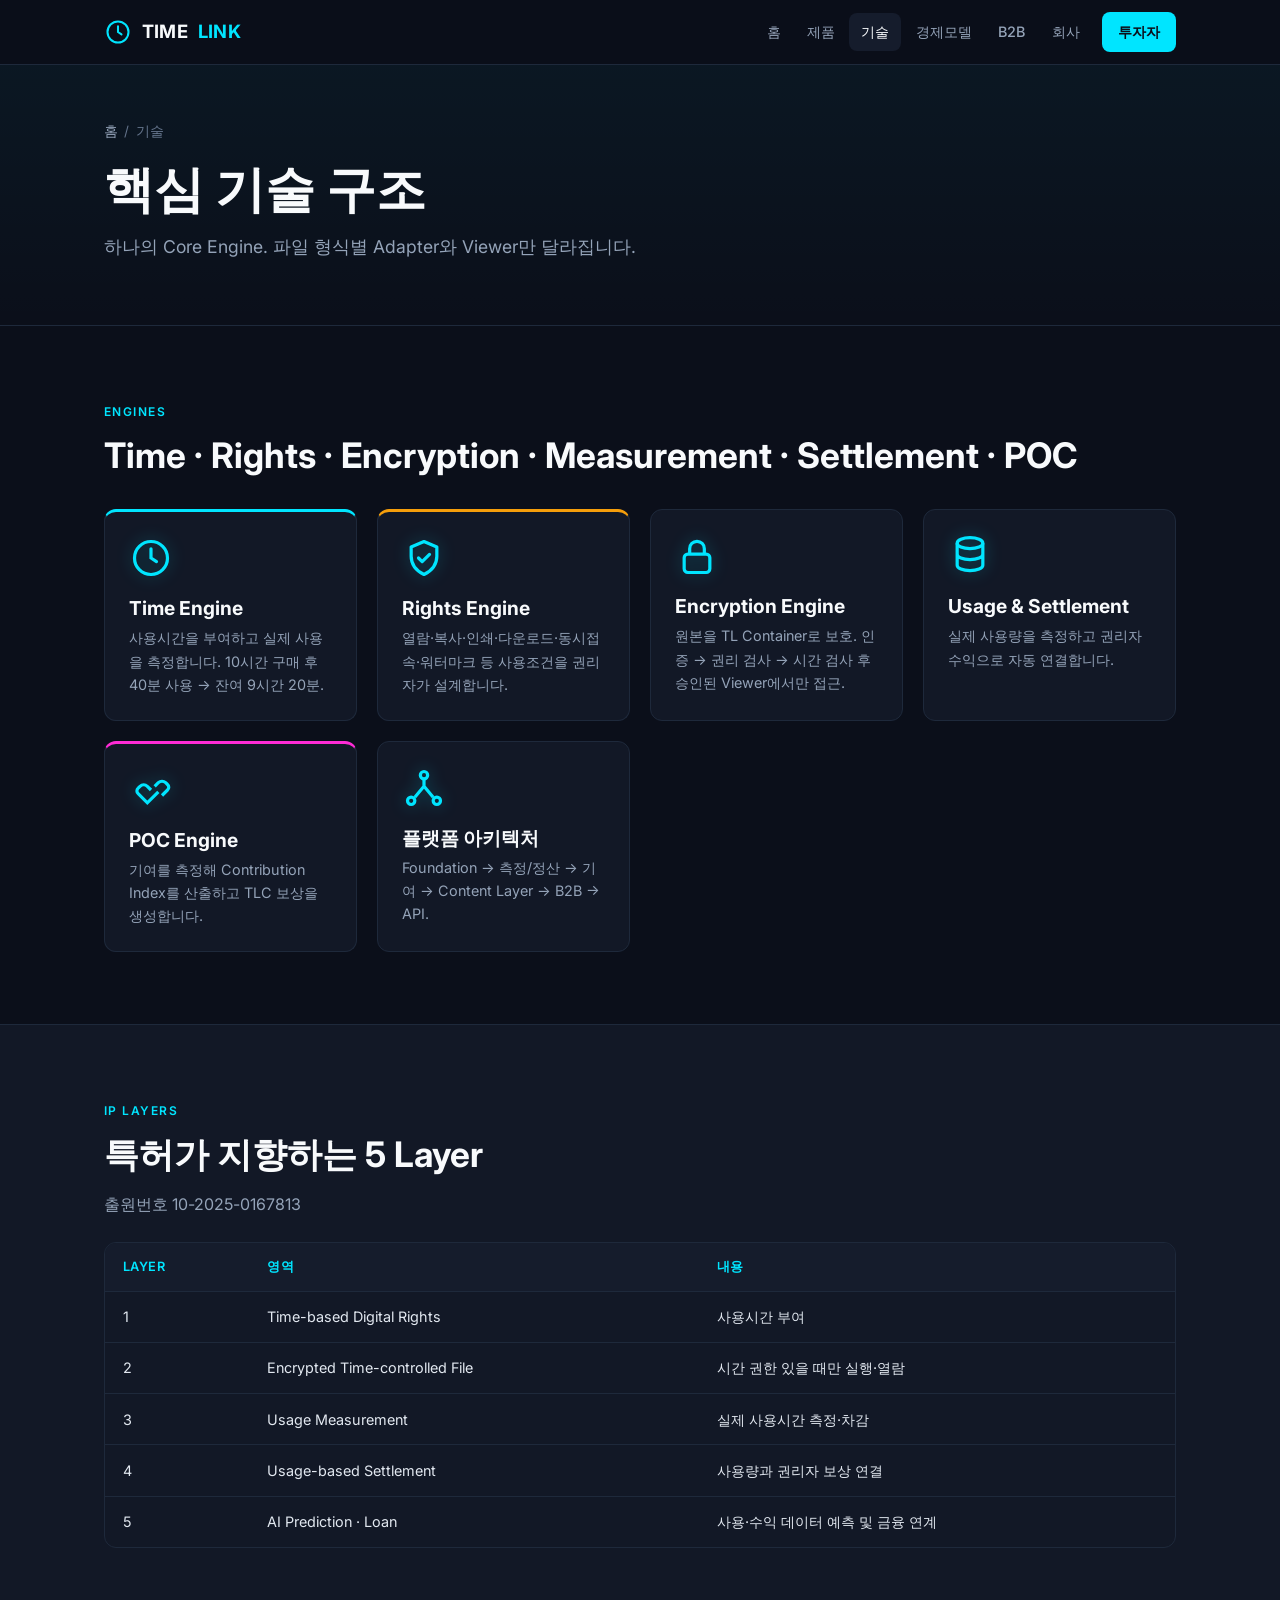
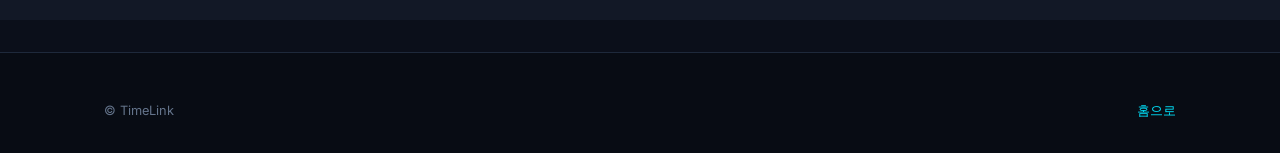
<file: technology.html>
<!DOCTYPE html>
<html lang="ko">
<head>
  <meta charset="UTF-8" />
  <meta name="viewport" content="width=device-width, initial-scale=1" />
  <title>기술 — TimeLink Core Engines</title>
  <link href="https://fonts.googleapis.com/css2?family=Inter:wght@400;500;600;700&display=swap" rel="stylesheet" />
  <link rel="stylesheet" href="css/style.css" />
  <link rel="icon" href="assets/icons/clock.svg" type="image/svg+xml" />
</head>
<body>
  <header class="site-header">
    <div class="header-inner">
      <a class="logo" href="index.html"><img src="assets/icons/clock.svg" alt="" /> TIME<span>LINK</span></a>
      <button class="menu-toggle" type="button" aria-label="메뉴">☰</button>
      <nav class="nav">
        <a href="index.html">홈</a><a href="product.html">제품</a>
        <a href="technology.html" class="active">기술</a>
        <a href="economy.html">경제모델</a><a href="b2b.html">B2B</a>
        <a href="about.html">회사</a><a href="investors.html" class="nav-cta">투자자</a>
      </nav>
    </div>
  </header>
  <main>
    <div class="page-hero"><div class="container">
      <p class="breadcrumb"><a href="index.html">홈</a><span>/</span>기술</p>
      <h1>핵심 기술 구조</h1>
      <p class="lead">하나의 Core Engine. 파일 형식별 Adapter와 Viewer만 달라집니다.</p>
    </div></div>
    <section><div class="container">
      <p class="section-label">Engines</p>
      <h2>Time · Rights · Encryption · Measurement · Settlement · POC</h2>
      <div class="cards">
        <article class="card accent-cyan"><img class="card-icon" src="assets/icons/clock.svg" alt="" /><h3>Time Engine</h3><p>사용시간을 부여하고 실제 사용을 측정합니다. 10시간 구매 후 40분 사용 → 잔여 9시간 20분.</p></article>
        <article class="card accent-gold"><img class="card-icon" src="assets/icons/shield.svg" alt="" /><h3>Rights Engine</h3><p>열람·복사·인쇄·다운로드·동시접속·워터마크 등 사용조건을 권리자가 설계합니다.</p></article>
        <article class="card"><img class="card-icon" src="assets/icons/lock.svg" alt="" /><h3>Encryption Engine</h3><p>원본을 TL Container로 보호. 인증 → 권리 검사 → 시간 검사 후 승인된 Viewer에서만 접근.</p></article>
        <article class="card"><img class="card-icon" src="assets/icons/database.svg" alt="" /><h3>Usage & Settlement</h3><p>실제 사용량을 측정하고 권리자 수익으로 자동 연결합니다.</p></article>
        <article class="card accent-magenta"><img class="card-icon" src="assets/icons/handshake.svg" alt="" /><h3>POC Engine</h3><p>기여를 측정해 Contribution Index를 산출하고 TLC 보상을 생성합니다.</p></article>
        <article class="card"><img class="card-icon" src="assets/icons/network.svg" alt="" /><h3>플랫폼 아키텍처</h3><p>Foundation → 측정/정산 → 기여 → Content Layer → B2B → API.</p></article>
      </div>
    </div></section>
    <section style="background:var(--bg-card); border-top:1px solid var(--border);"><div class="container">
      <p class="section-label">IP Layers</p>
      <h2>특허가 지향하는 5 Layer</h2>
      <p class="muted mb-1">출원번호 10-2025-0167813</p>
      <div class="table-wrap"><table>
        <thead><tr><th>Layer</th><th>영역</th><th>내용</th></tr></thead>
        <tbody>
          <tr><td>1</td><td>Time-based Digital Rights</td><td>사용시간 부여</td></tr>
          <tr><td>2</td><td>Encrypted Time-controlled File</td><td>시간 권한 있을 때만 실행·열람</td></tr>
          <tr><td>3</td><td>Usage Measurement</td><td>실제 사용시간 측정·차감</td></tr>
          <tr><td>4</td><td>Usage-based Settlement</td><td>사용량과 권리자 보상 연결</td></tr>
          <tr><td>5</td><td>AI Prediction · Loan</td><td>사용·수익 데이터 예측 및 금융 연계</td></tr>
        </tbody>
      </table></div>
    </div></section>
  </main>
  <footer class="site-footer"><div class="container"><div class="footer-bottom" style="border:none;padding-top:0;"><span>© TimeLink</span><a href="index.html">홈으로</a></div></div></footer>
  <script src="js/main.js"></script>
</body>
</html>
</file>
<file: css/style.css>
/* TimeLink Homepage — Dark Tech Theme */
:root {
  --bg: #0b0f1a;
  --bg-card: #121826;
  --bg-alt: #151c2c;
  --bg-elevated: #1a2235;
  --cyan: #00e5ff;
  --cyan-dim: #00a8b8;
  --magenta: #ff2bd6;
  --gold: #f59e0b;
  --green: #10b981;
  --teal: #0d9488;
  --purple: #8b5cf6;
  --white: #f8fafc;
  --soft: #e2e8f0;
  --muted: #94a3b8;
  --faint: #64748b;
  --border: #1e293b;
  --font: "Inter", "Segoe UI", system-ui, -apple-system, sans-serif;
  --max: 1120px;
  --radius: 12px;
}

*, *::before, *::after { box-sizing: border-box; margin: 0; padding: 0; }
html { scroll-behavior: smooth; }
body {
  font-family: var(--font);
  background: var(--bg);
  color: var(--soft);
  line-height: 1.6;
  min-height: 100vh;
  overflow-x: hidden;
}
a { color: var(--cyan); text-decoration: none; transition: color 0.2s; }
a:hover { color: var(--white); }
img { max-width: 100%; height: auto; display: block; }

.site-header {
  position: sticky; top: 0; z-index: 100;
  background: rgba(11, 15, 26, 0.92);
  backdrop-filter: blur(12px);
  border-bottom: 1px solid var(--border);
}
.header-inner {
  max-width: var(--max); margin: 0 auto; padding: 0 1.5rem; height: 64px;
  display: flex; align-items: center; justify-content: space-between; gap: 1rem;
}
.logo {
  display: flex; align-items: center; gap: 0.6rem;
  font-weight: 700; font-size: 1.15rem; color: var(--white); letter-spacing: 0.02em;
}
.logo img { width: 28px; height: 28px; }
.logo span { color: var(--cyan); }
.nav { display: flex; align-items: center; gap: 0.15rem; }
.nav a {
  color: var(--muted); font-size: 0.9rem; font-weight: 500;
  padding: 0.45rem 0.75rem; border-radius: 8px; transition: color 0.2s, background 0.2s;
}
.nav a:hover, .nav a.active { color: var(--white); background: var(--bg-alt); }
.nav-cta {
  margin-left: 0.5rem; background: var(--cyan) !important; color: var(--bg) !important;
  font-weight: 600 !important; padding: 0.5rem 1rem !important;
}
.nav-cta:hover { filter: brightness(1.1); color: var(--bg) !important; }
.menu-toggle {
  display: none; background: none; border: 1px solid var(--border); color: var(--soft);
  padding: 0.4rem 0.7rem; border-radius: 8px; cursor: pointer; font-size: 1.1rem;
}
.container { max-width: var(--max); margin: 0 auto; padding: 0 1.5rem; }
section { padding: 4.5rem 0; }
.section-label {
  display: inline-block; font-size: 0.75rem; font-weight: 600;
  letter-spacing: 0.12em; text-transform: uppercase; color: var(--cyan); margin-bottom: 0.75rem;
}
h1, h2, h3, h4 { color: var(--white); font-weight: 700; line-height: 1.25; }
h1 { font-size: clamp(2rem, 4.5vw, 3.1rem); }
h2 { font-size: clamp(1.6rem, 3vw, 2.2rem); margin-bottom: 1rem; }
h3 { font-size: 1.2rem; margin-bottom: 0.5rem; }
.lead { font-size: 1.1rem; color: var(--muted); max-width: 36rem; margin-bottom: 1.5rem; }
.btn {
  display: inline-flex; align-items: center; gap: 0.5rem; padding: 0.75rem 1.4rem;
  border-radius: 10px; font-weight: 600; font-size: 0.95rem; border: none; cursor: pointer;
  transition: transform 0.15s, filter 0.15s, background 0.2s;
}
.btn:hover { transform: translateY(-1px); }
.btn-primary { background: var(--cyan); color: var(--bg); }
.btn-primary:hover { filter: brightness(1.08); color: var(--bg); }
.btn-ghost { background: transparent; color: var(--soft); border: 1px solid var(--border); }
.btn-ghost:hover { border-color: var(--cyan); color: var(--cyan); }
.btn-row { display: flex; flex-wrap: wrap; gap: 0.75rem; margin-top: 1.5rem; }
.hero { position: relative; padding: 5.5rem 0 4rem; overflow: hidden; }
.hero::before {
  content: ""; position: absolute; inset: 0; pointer-events: none;
  background:
    radial-gradient(ellipse 60% 50% at 70% 20%, rgba(0, 229, 255, 0.08), transparent),
    radial-gradient(ellipse 40% 40% at 10% 80%, rgba(255, 43, 214, 0.05), transparent);
}
.hero-grid { display: grid; grid-template-columns: 1.15fr 0.85fr; gap: 3rem; align-items: center; }
.hero-badge {
  display: inline-flex; align-items: center; gap: 0.4rem; font-size: 0.8rem; color: var(--cyan);
  background: rgba(0, 229, 255, 0.08); border: 1px solid rgba(0, 229, 255, 0.25);
  padding: 0.35rem 0.8rem; border-radius: 999px; margin-bottom: 1.25rem;
}
.hero h1 { margin-bottom: 1rem; }
.hero h1 em { font-style: normal; color: var(--cyan); }
.hero-stats { display: grid; grid-template-columns: repeat(3, 1fr); gap: 1rem; margin-top: 2.5rem; }
.stat-card { background: var(--bg-card); border: 1px solid var(--border); border-radius: var(--radius); padding: 1rem 1.1rem; }
.stat-card strong { display: block; font-size: 1.35rem; color: var(--cyan); font-weight: 700; }
.stat-card span { font-size: 0.8rem; color: var(--faint); }
.hero-visual {
  background: var(--bg-card); border: 1px solid var(--border); border-radius: 16px; padding: 1.75rem; position: relative;
}
.hero-visual::after {
  content: ""; position: absolute; top: -1px; left: 20%; right: 20%; height: 2px;
  background: linear-gradient(90deg, transparent, var(--cyan), transparent);
}
.flow-step { display: flex; align-items: center; gap: 0.85rem; padding: 0.75rem 0; border-bottom: 1px solid var(--border); }
.flow-step:last-child { border-bottom: none; }
.flow-num {
  width: 32px; height: 32px; border-radius: 50%; border: 1.5px solid var(--cyan); color: var(--cyan);
  display: flex; align-items: center; justify-content: center; font-size: 0.85rem; font-weight: 700; flex-shrink: 0;
}
.flow-step p { font-size: 0.9rem; color: var(--soft); }
.flow-step small { display: block; color: var(--faint); font-size: 0.75rem; }
.cards { display: grid; grid-template-columns: repeat(auto-fit, minmax(240px, 1fr)); gap: 1.25rem; margin-top: 2rem; }
.card {
  background: var(--bg-card); border: 1px solid var(--border); border-radius: var(--radius); padding: 1.5rem;
  transition: border-color 0.2s, transform 0.2s;
}
.card:hover { border-color: rgba(0, 229, 255, 0.35); transform: translateY(-2px); }
.card-icon { width: 44px; height: 44px; margin-bottom: 1rem; filter: drop-shadow(0 0 8px rgba(0, 229, 255, 0.3)); }
.card h3 { margin-bottom: 0.4rem; }
.card p { font-size: 0.9rem; color: var(--muted); }
.card.accent-cyan { border-top: 3px solid var(--cyan); }
.card.accent-magenta { border-top: 3px solid var(--magenta); }
.card.accent-gold { border-top: 3px solid var(--gold); }
.card.accent-green { border-top: 3px solid var(--green); }
.split { display: grid; grid-template-columns: 1fr 1fr; gap: 2.5rem; align-items: center; margin-top: 2rem; }
.split-reverse { direction: rtl; }
.split-reverse > * { direction: ltr; }
.feature-list { list-style: none; margin-top: 1.25rem; }
.feature-list li {
  display: flex; gap: 0.75rem; padding: 0.55rem 0; font-size: 0.95rem; color: var(--soft);
  border-bottom: 1px solid var(--border);
}
.feature-list li:last-child { border-bottom: none; }
.feature-list li::before {
  content: ""; width: 8px; height: 8px; border-radius: 50%; background: var(--cyan);
  margin-top: 0.45rem; flex-shrink: 0; box-shadow: 0 0 8px rgba(0, 229, 255, 0.5);
}
.table-wrap { overflow-x: auto; margin-top: 1.5rem; border: 1px solid var(--border); border-radius: var(--radius); }
table { width: 100%; border-collapse: collapse; font-size: 0.9rem; }
th, td { padding: 0.85rem 1.1rem; text-align: left; border-bottom: 1px solid var(--border); }
th { background: var(--bg-alt); color: var(--cyan); font-weight: 600; font-size: 0.8rem; text-transform: uppercase; letter-spacing: 0.04em; }
td { color: var(--soft); }
tr:last-child td { border-bottom: none; }
tr:hover td { background: rgba(0, 229, 255, 0.03); }
.timeline { margin-top: 2rem; display: grid; gap: 0; }
.timeline-item {
  display: grid; grid-template-columns: 80px 1fr; gap: 1.25rem; padding: 1.25rem 0;
  border-left: 2px solid var(--border); margin-left: 1.2rem; padding-left: 1.75rem; position: relative;
}
.timeline-item::before {
  content: ""; position: absolute; left: -7px; top: 1.5rem; width: 12px; height: 12px;
  border-radius: 50%; background: var(--bg); border: 2px solid var(--cyan);
}
.timeline-year { font-weight: 700; color: var(--cyan); font-size: 0.95rem; }
.timeline-item h3 { font-size: 1.05rem; }
.timeline-item p { font-size: 0.9rem; color: var(--muted); margin-top: 0.25rem; }
.page-hero {
  padding: 3.5rem 0 2.5rem; border-bottom: 1px solid var(--border);
  background: linear-gradient(180deg, rgba(0, 229, 255, 0.04), transparent);
}
.page-hero h1 { margin-bottom: 0.75rem; }
.breadcrumb { font-size: 0.85rem; color: var(--faint); margin-bottom: 1rem; }
.breadcrumb a { color: var(--muted); }
.breadcrumb span { margin: 0 0.4rem; color: var(--faint); }
.cta-band {
  background: linear-gradient(135deg, rgba(0, 229, 255, 0.1), rgba(255, 43, 214, 0.06));
  border: 1px solid rgba(0, 229, 255, 0.2); border-radius: 16px; padding: 2.5rem; text-align: center; margin: 2rem 0;
}
.cta-band h2 { margin-bottom: 0.5rem; }
.cta-band p { color: var(--muted); margin-bottom: 1.5rem; }
.site-footer { border-top: 1px solid var(--border); padding: 3rem 0 2rem; margin-top: 2rem; background: #080c14; }
.footer-grid { display: grid; grid-template-columns: 1.4fr 1fr 1fr 1fr; gap: 2rem; margin-bottom: 2.5rem; }
.footer-brand .logo { margin-bottom: 0.75rem; }
.footer-brand p { font-size: 0.85rem; color: var(--faint); max-width: 16rem; }
.footer-col h4 { font-size: 0.8rem; text-transform: uppercase; letter-spacing: 0.08em; color: var(--muted); margin-bottom: 0.85rem; }
.footer-col a { display: block; color: var(--faint); font-size: 0.9rem; padding: 0.25rem 0; }
.footer-col a:hover { color: var(--cyan); }
.footer-bottom {
  border-top: 1px solid var(--border); padding-top: 1.25rem;
  display: flex; justify-content: space-between; flex-wrap: wrap; gap: 0.75rem; font-size: 0.8rem; color: var(--faint);
}
.muted { color: var(--muted); }
.faint { color: var(--faint); }
.text-cyan { color: var(--cyan); }
.text-center { text-align: center; }
.mt-2 { margin-top: 2rem; }
.mb-1 { margin-bottom: 1rem; }
.pill-row { display: flex; flex-wrap: wrap; gap: 0.5rem; margin-top: 1rem; }
.pill {
  font-size: 0.8rem; padding: 0.35rem 0.75rem; border-radius: 999px;
  background: var(--bg-alt); border: 1px solid var(--border); color: var(--soft);
}
.compare { display: grid; grid-template-columns: 1fr 1fr; gap: 1.25rem; margin-top: 1.5rem; }
.compare-box { background: var(--bg-card); border: 1px solid var(--border); border-radius: var(--radius); padding: 1.5rem; }
.compare-box.highlight { border-color: rgba(0, 229, 255, 0.4); box-shadow: 0 0 24px rgba(0, 229, 255, 0.08); }
.compare-box h3 { font-size: 1rem; margin-bottom: 0.75rem; }
.compare-box ul { list-style: none; }
.compare-box li { font-size: 0.9rem; color: var(--muted); padding: 0.4rem 0; border-bottom: 1px solid var(--border); }
.compare-box li:last-child { border-bottom: none; }

.contact-grid {
  display: grid;
  grid-template-columns: 0.9fr 1.1fr;
  gap: 1.5rem;
  margin-top: 1.5rem;
  align-items: start;
}
.contact-card {
  background: var(--bg-card);
  border: 1px solid rgba(0, 229, 255, 0.35);
  border-radius: 16px;
  padding: 1.75rem;
  box-shadow: 0 0 28px rgba(0, 229, 255, 0.08);
}
.email-link {
  display: inline-block;
  font-size: 1.15rem;
  font-weight: 700;
  color: var(--cyan);
  letter-spacing: 0.01em;
}
.ir-form {
  background: var(--bg-card);
  border: 1px solid var(--border);
  border-radius: 16px;
  padding: 1.5rem;
}
.ir-form label {
  display: block;
  font-size: 0.8rem;
  color: var(--muted);
  margin-bottom: 0.9rem;
}
.form-row {
  display: grid;
  grid-template-columns: 1fr 1fr;
  gap: 0.85rem;
}
.ir-form input,
.ir-form textarea {
  width: 100%;
  margin-top: 0.35rem;
  background: var(--bg);
  border: 1px solid var(--border);
  color: var(--white);
  border-radius: 8px;
  padding: 0.7rem 0.85rem;
  font-family: inherit;
  font-size: 0.95rem;
}
.ir-form input:focus,
.ir-form textarea:focus {
  outline: none;
  border-color: var(--cyan);
}
.ir-form textarea { resize: vertical; min-height: 120px; }
.ir-form .btn { margin-top: 0.25rem; }

@media (max-width: 900px) {
  .hero-grid, .split, .footer-grid, .compare, .contact-grid, .form-row { grid-template-columns: 1fr; }
  .split-reverse { direction: ltr; }
  .nav { display: none; }
  .nav.open {
    display: flex; flex-direction: column; position: absolute; top: 64px; left: 0; right: 0;
    background: var(--bg); border-bottom: 1px solid var(--border); padding: 1rem; gap: 0.25rem;
  }
  .menu-toggle { display: block; }
  .header-inner { position: relative; }
  .hero-stats { grid-template-columns: 1fr; }
}
@media (max-width: 600px) {
  section { padding: 3rem 0; }
  .cards { grid-template-columns: 1fr; }
}
</file>
